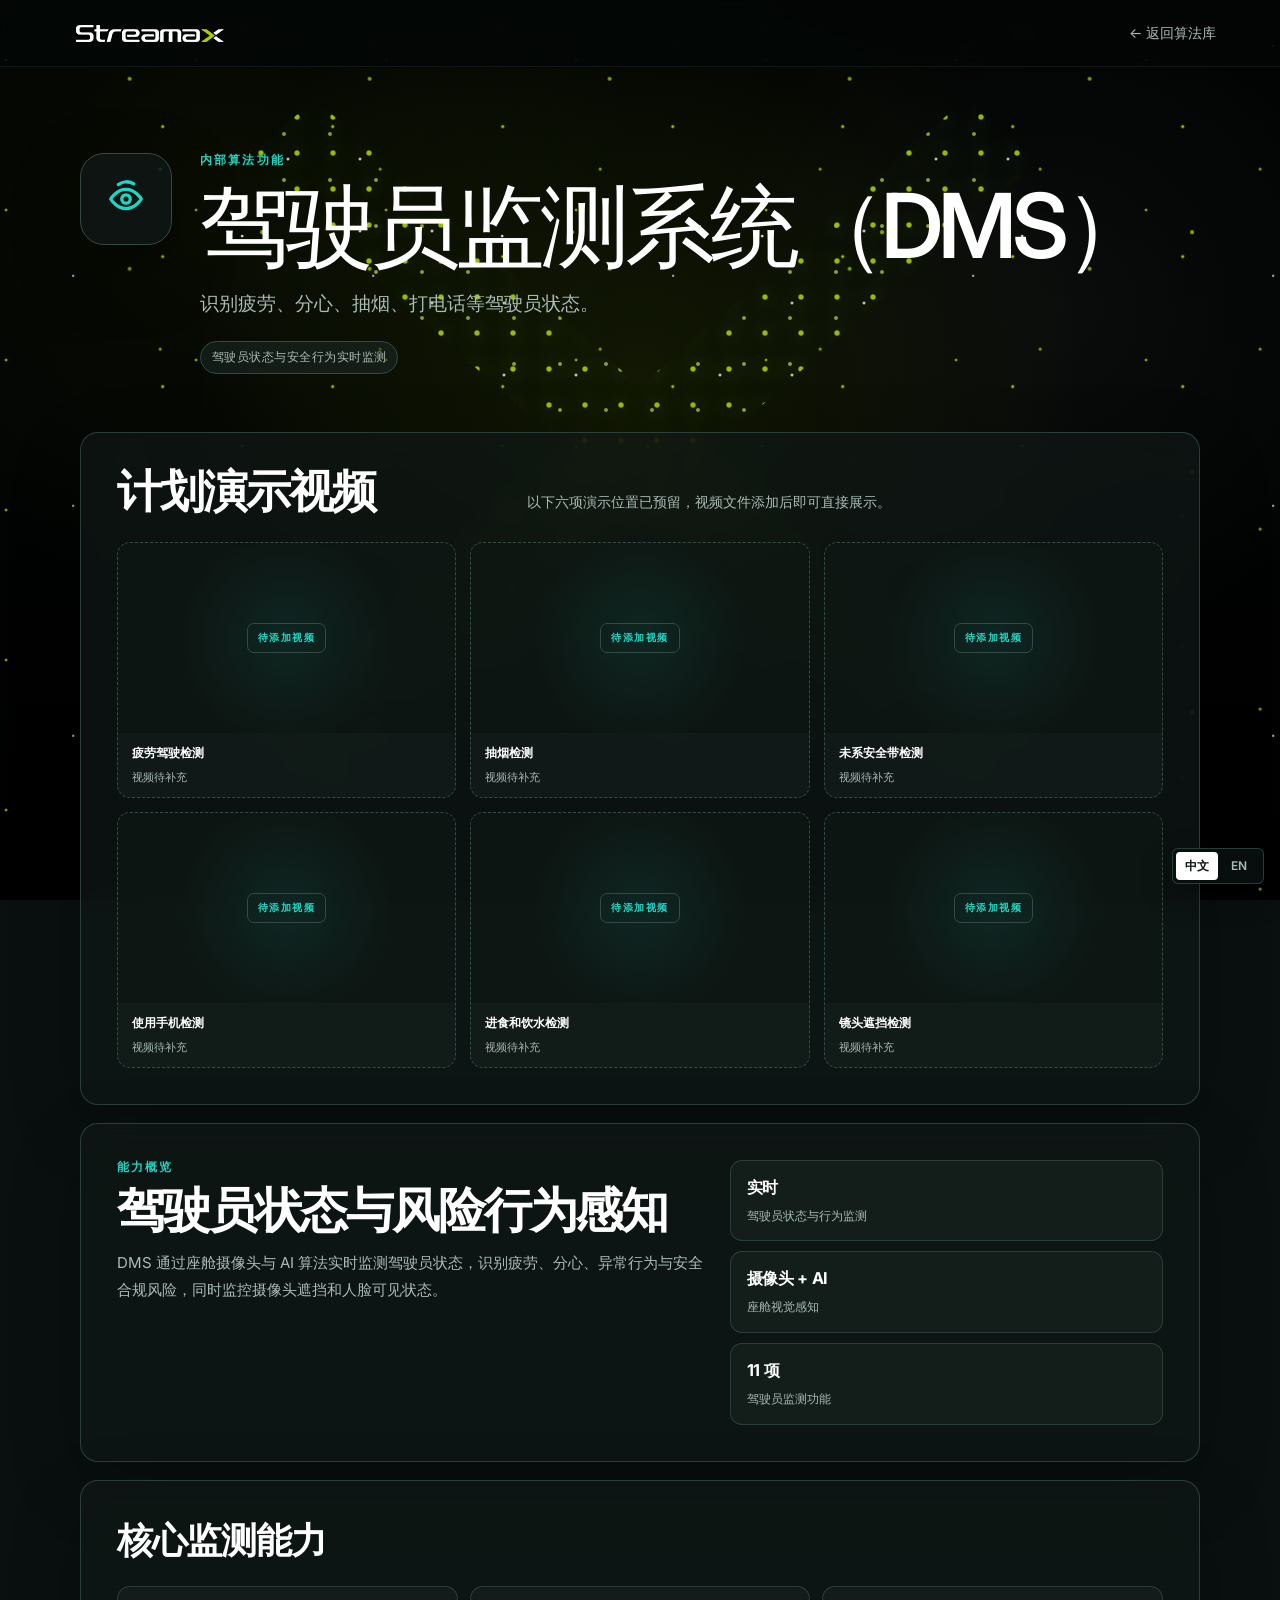
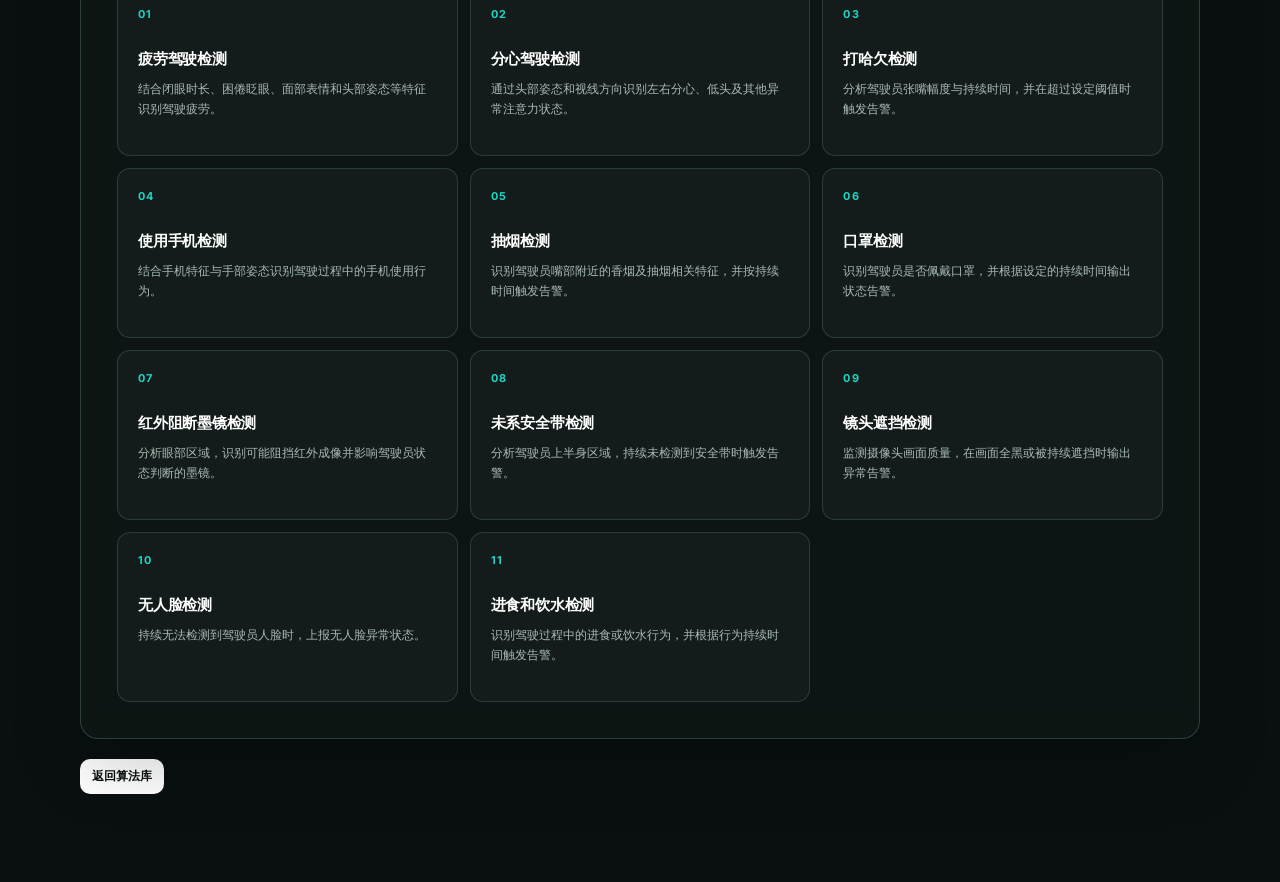
<file: algorithm.html>
<!doctype html>
<html lang="zh-CN">
<head>
  <meta charset="utf-8">
  <meta name="viewport" content="width=device-width, initial-scale=1">
  <title>算法功能 - Streamax</title>
  <link rel="preconnect" href="https://fonts.googleapis.com">
  <link rel="preconnect" href="https://fonts.gstatic.com" crossorigin>
  <link href="https://fonts.googleapis.com/css2?family=Inter:wght@400;500;600;700&display=swap" rel="stylesheet">
  <style>
    :root { --background: 168 26% 5%; --foreground: 0 0% 100%; --card: 170 20% 8%; --secondary: 165 18% 14%; --muted-foreground: 164 11% 70%; --border: 164 18% 25%; --ring: 174 76% 48%; --font: 'Inter', 'Microsoft YaHei', 'PingFang SC', sans-serif; }
    * { box-sizing: border-box; margin: 0; padding: 0; }
    html { min-height: 100%; background: hsl(var(--background)); }
    body { min-height: 100vh; overflow-x: hidden; color: hsl(var(--foreground)); font-family: var(--font); background: linear-gradient(rgba(255,255,255,.018) 1px, transparent 1px), linear-gradient(90deg, rgba(255,255,255,.014) 1px, transparent 1px), radial-gradient(circle at 50% -10%, rgba(47,228,202,.2), transparent 34rem), linear-gradient(145deg, #030706 0%, #071411 42%, #050807 100%); background-size: 42px 42px, 42px 42px, auto, auto; background-attachment: fixed; -webkit-font-smoothing: antialiased; }
    a { color: inherit; text-decoration: none; }
    h1, h2, h3 { text-wrap: balance; }
    .shell { width: min(1120px, calc(100% - 40px)); margin: 0 auto; }
    .nav-shell { position: sticky; top: 0; z-index: 20; margin-left: calc(50% - 50vw); margin-right: calc(50% - 50vw); border-bottom: 1px solid hsl(var(--border) / .25); background: rgba(3, 7, 6, .82); backdrop-filter: blur(14px); }
    .nav { display: flex; align-items: center; justify-content: space-between; gap: 24px; padding: 16px clamp(24px, 5vw, 72px); }
    .brand-logo { display: block; width: 167px; height: auto; }
    .back-link { color: hsl(var(--muted-foreground)); font-size: .88rem; transition: color .2s ease; }
    .back-link:hover, .back-link:focus-visible { color: hsl(var(--foreground)); }
    .hero { display: grid; grid-template-columns: auto minmax(0, 1fr); gap: 28px; align-items: start; padding: 86px 0 46px; }
    .hero-icon { display: grid; width: 92px; height: 92px; place-items: center; border: 1px solid hsl(var(--border)); border-radius: 24px; background: hsl(var(--card) / .78); color: hsl(var(--ring)); box-shadow: 0 24px 70px rgba(0,0,0,.28); }
    .hero-icon svg { width: 46px; height: 46px; }
    .eyebrow { margin-bottom: 14px; color: hsl(var(--ring)); font-size: .74rem; font-weight: 700; letter-spacing: .18em; text-transform: uppercase; }
    h1 { margin-bottom: 18px; font-size: clamp(3rem, 7vw, 6.1rem); line-height: .96; font-weight: 560; letter-spacing: -.055em; }
    h1.long-title { max-width: none; white-space: nowrap; font-size: clamp(2.15rem, 4.25vw, 4.2rem); line-height: 1.02; letter-spacing: -.045em; }
    .lead { max-width: 780px; color: hsl(var(--muted-foreground)); font-size: clamp(1rem, 1.6vw, 1.16rem); line-height: 1.75; }
    .status { display: inline-flex; margin-top: 22px; padding: 8px 11px; border: 1px solid hsl(var(--border)); border-radius: 999px; color: hsl(var(--muted-foreground)); background: hsl(var(--secondary) / .55); font-size: .72rem; letter-spacing: .04em; }
    .content { padding: 12px 0 88px; }
    .rich-detail[hidden], .generic-panel[hidden] { display: none; }
    .rich-detail { display: grid; gap: 18px; }
    .panel { padding: clamp(24px, 4vw, 36px); border: 1px solid hsl(var(--border) / .8); border-radius: 18px; background: hsl(var(--card) / .72); box-shadow: 0 24px 70px rgba(0,0,0,.22); backdrop-filter: blur(14px); }
    .panel-head { display: grid; grid-template-columns: minmax(0, .75fr) minmax(280px, 1.25fr); gap: 28px; align-items: end; margin-bottom: 28px; }
    .panel-head h2 { font-size: clamp(1.7rem, 4vw, 2.8rem); line-height: 1; letter-spacing: -.045em; }
    .panel-head p { color: hsl(var(--muted-foreground)); font-size: .9rem; line-height: 1.7; }
    .roadmap-grid { display: grid; grid-template-columns: repeat(3, minmax(0, 1fr)); gap: 12px; }
    .roadmap-card { min-height: 150px; padding: 18px; border: 1px dashed hsl(var(--border)); border-radius: 12px; background: hsl(var(--secondary) / .38); }
    .roadmap-card strong { display: block; margin-bottom: 26px; font-size: .94rem; }
    .roadmap-card span { color: hsl(var(--muted-foreground)); font-size: .75rem; }
    .algorithm-video-grid { display: grid; grid-template-columns: repeat(auto-fit, minmax(260px, 1fr)); gap: 14px; }
    .algorithm-video-grid.four-up { grid-template-columns: repeat(2, minmax(0, 1fr)); }
    .algorithm-video-card { overflow: hidden; border: 1px solid hsl(var(--border) / .76); border-radius: 13px; background: hsl(var(--secondary) / .45); }
    .algorithm-video-card video { display: block; width: 100%; aspect-ratio: 16 / 9; background: #000; object-fit: cover; }
    .algorithm-video-card figcaption { padding: 12px 14px; color: hsl(var(--foreground)); font-size: .78rem; font-weight: 600; }
    .algorithm-video-placeholder { overflow: hidden; border: 1px dashed hsl(var(--border)); border-radius: 13px; background: hsl(var(--secondary) / .34); }
    .placeholder-visual { display: grid; aspect-ratio: 16 / 9; place-items: center; background: radial-gradient(circle at 50% 50%, hsl(var(--ring) / .09), transparent 55%), hsl(var(--background) / .46); }
    .placeholder-visual span { padding: 7px 10px; border: 1px solid hsl(var(--border)); border-radius: 7px; color: hsl(var(--ring)); font-size: .65rem; font-weight: 700; letter-spacing: .14em; }
    .placeholder-copy { padding: 12px 14px; }
    .placeholder-copy strong { display: block; margin-bottom: 3px; font-size: .78rem; }
    .placeholder-copy small { color: hsl(var(--muted-foreground)); font-size: .68rem; }
    .overview-grid { display: grid; grid-template-columns: minmax(0, 1.15fr) minmax(300px, .85fr); gap: 26px; align-items: start; }
    .overview-copy .eyebrow { margin-bottom: 10px; }
    .overview-copy h2 { margin-bottom: 16px; font-size: clamp(1.8rem, 4vw, 3rem); line-height: 1; letter-spacing: -.045em; }
    .overview-copy p { color: hsl(var(--muted-foreground)); font-size: .94rem; line-height: 1.78; }
    .metric-grid { display: grid; gap: 10px; }
    .metric-card { padding: 16px; border: 1px solid hsl(var(--border) / .72); border-radius: 12px; background: hsl(var(--secondary) / .46); }
    .metric-card strong { display: block; margin-bottom: 5px; color: hsl(var(--foreground)); font-size: 1.02rem; letter-spacing: -.02em; }
    .metric-card span { color: hsl(var(--muted-foreground)); font-size: .72rem; line-height: 1.45; }
    .capability-title { margin-bottom: 20px; font-size: clamp(1.5rem, 3vw, 2.25rem); letter-spacing: -.035em; }
    .capability-grid { display: grid; grid-template-columns: repeat(2, minmax(0, 1fr)); gap: 12px; }
    .capability-grid.dense { grid-template-columns: repeat(3, minmax(0, 1fr)); }
    .capability-card { min-height: 170px; padding: 20px; border: 1px solid hsl(var(--border) / .72); border-radius: 13px; background: hsl(var(--secondary) / .42); }
    .capability-number { display: block; margin-bottom: 28px; color: hsl(var(--ring)); font-size: .68rem; font-weight: 700; letter-spacing: .12em; }
    .capability-card h3 { margin-bottom: 9px; font-size: .96rem; letter-spacing: -.015em; }
    .capability-card p { color: hsl(var(--muted-foreground)); font-size: .78rem; line-height: 1.62; }
    .algorithm-regulation-modal[hidden] { display: none; }
    .metric-card-action { position: relative; width: 100%; padding-right: 58px; color: hsl(var(--foreground)); text-align: left; font: inherit; cursor: pointer; transition: transform .2s ease, border-color .2s ease, background-color .2s ease; }
    .metric-card-action:hover, .metric-card-action:focus-visible { transform: translateX(3px); border-color: hsl(var(--ring) / .6); background: hsl(var(--ring) / .08); outline: none; }
    .metric-card-action-icon { position: absolute; top: 50%; right: 16px; display: grid; width: 34px; height: 34px; place-items: center; border-radius: 9px; background: hsl(var(--background) / .68); color: hsl(var(--ring)); transform: translateY(-50%); }
    .metric-card-action-icon svg { width: 18px; height: 18px; }
    .algorithm-regulation-modal { position: fixed; inset: 0; z-index: 80; display: grid; place-items: center; padding: 24px; }
    .algorithm-regulation-backdrop { position: absolute; inset: 0; background: rgba(0, 3, 2, .48); backdrop-filter: blur(10px) saturate(.95); animation: regulationBackdropIn .22s ease both; }
    .algorithm-regulation-dialog { position: relative; width: min(1080px, 100%); max-height: calc(100vh - 48px); overflow-y: auto; padding: clamp(22px, 3.2vw, 36px); border: 1px solid hsl(var(--border) / .92); border-radius: 20px; background: radial-gradient(circle at 18% 0%, hsl(var(--ring) / .08), transparent 24rem), linear-gradient(180deg, rgba(6,14,10,.985), rgba(1,5,3,.985)); box-shadow: 0 38px 120px rgba(0,0,0,.72), 0 0 46px hsl(var(--ring) / .07); outline: none; animation: regulationDialogIn .3s cubic-bezier(.2,.82,.26,1) both; }
    .algorithm-regulation-dialog::before { content: ''; position: absolute; inset: 0; z-index: 0; pointer-events: none; background: radial-gradient(circle, rgba(185,235,0,.7) 0 1px, transparent 1.8px) 7% 8% / 170px 130px, radial-gradient(circle, rgba(255,255,230,.64) 0 .9px, transparent 1.6px) 11% 19% / 260px 210px; opacity: .28; }
    .algorithm-regulation-dialog > * { position: relative; z-index: 1; }
    .algorithm-regulation-head { display: flex; align-items: flex-start; justify-content: space-between; gap: 24px; margin-bottom: 24px; }
    .algorithm-regulation-kicker { display: block; margin-bottom: 7px; color: hsl(var(--ring)); font-size: .7rem; font-weight: 700; letter-spacing: .16em; text-transform: uppercase; }
    .algorithm-regulation-head h2 { margin-bottom: 7px; font-size: clamp(1.7rem, 4vw, 2.55rem); line-height: 1; letter-spacing: -.04em; }
    .algorithm-regulation-close { display: grid; flex: 0 0 auto; width: 40px; height: 40px; place-items: center; border: 1px solid hsl(var(--border)); border-radius: 10px; background: hsl(var(--secondary) / .72); color: hsl(var(--foreground)); cursor: pointer; }
    .algorithm-regulation-close:hover, .algorithm-regulation-close:focus-visible { border-color: hsl(var(--ring) / .65); outline: none; }
    .algorithm-regulation-close svg { width: 18px; height: 18px; }
    .algorithm-regulation-gallery { display: grid; grid-template-columns: minmax(0, 1.55fr) minmax(270px, .72fr); gap: 18px; align-items: start; }
    .algorithm-regulation-player-shell { overflow: hidden; border: 1px solid hsl(var(--border) / .82); border-radius: 14px; background: #000; }
    .algorithm-regulation-player { display: block; width: 100%; aspect-ratio: 16 / 9; background: #000; object-fit: contain; }
    .algorithm-regulation-caption { display: flex; align-items: center; justify-content: space-between; gap: 16px; padding: 14px 16px; background: hsl(var(--secondary) / .62); }
    .algorithm-regulation-caption strong { font-size: .88rem; }
    .algorithm-regulation-caption span { flex: 0 0 auto; color: hsl(var(--muted-foreground)); font-size: .7rem; }
    .algorithm-regulation-playlist { padding: 14px; border: 1px solid hsl(var(--border) / .75); border-radius: 14px; background: hsl(var(--secondary) / .44); }
    .algorithm-regulation-playlist-head { display: flex; justify-content: space-between; gap: 12px; margin-bottom: 11px; color: hsl(var(--muted-foreground)); font-size: .72rem; }
    .algorithm-regulation-list { display: grid; gap: 8px; max-height: 440px; overflow-y: auto; padding-right: 3px; }
    .algorithm-regulation-option { display: grid; width: 100%; grid-template-columns: 34px minmax(0,1fr); gap: 11px; align-items: center; padding: 10px; border: 1px solid transparent; border-radius: 10px; background: hsl(var(--background) / .38); color: hsl(var(--foreground)); text-align: left; font: inherit; cursor: pointer; transition: border-color .18s ease, background-color .18s ease, transform .18s ease; }
    .algorithm-regulation-option:hover, .algorithm-regulation-option:focus-visible { transform: translateX(2px); border-color: hsl(var(--border)); background: hsl(var(--secondary) / .75); outline: none; }
    .algorithm-regulation-option.active { border-color: hsl(var(--ring) / .6); background: hsl(var(--ring) / .1); }
    .algorithm-regulation-index { display: grid; width: 34px; height: 34px; place-items: center; border-radius: 8px; background: hsl(var(--background) / .72); color: hsl(var(--ring)); font-size: .68rem; font-weight: 700; }
    .algorithm-regulation-option strong { overflow: hidden; font-size: .76rem; line-height: 1.4; text-overflow: ellipsis; }
    body.algorithm-regulation-open { overflow: hidden; }
    @keyframes regulationBackdropIn { from { opacity: 0; } to { opacity: 1; } }
    @keyframes regulationDialogIn { from { opacity: 0; transform: translateY(16px) scale(.97); } to { opacity: 1; transform: translateY(0) scale(1); } }
    .cta { display: inline-flex; margin-top: 22px; padding: 12px 16px; border-radius: 10px; background: hsl(var(--foreground)); color: hsl(var(--background)); font-size: .86rem; font-weight: 700; }
    .rich-detail > .cta { justify-self: start; width: auto; margin-top: 2px; padding: 9px 12px; font-size: .76rem; }
    @media (max-width: 980px) { .capability-grid.dense { grid-template-columns: repeat(2, minmax(0, 1fr)); } }
    @media (max-width: 760px) { .shell { width: min(100% - 28px, 680px); } .brand-logo { width: 132px; } .hero { grid-template-columns: 1fr; padding-top: 58px; } .hero-icon { width: 72px; height: 72px; border-radius: 18px; } .hero-icon svg { width: 36px; height: 36px; } h1.long-title { white-space: normal; font-size: clamp(2.15rem, 10vw, 3.35rem); } .panel-head, .roadmap-grid, .overview-grid, .capability-grid, .capability-grid.dense, .algorithm-regulation-gallery, .algorithm-video-grid.four-up { grid-template-columns: 1fr; } .algorithm-regulation-modal { padding: 14px; } .algorithm-regulation-dialog { max-height: calc(100vh - 28px); padding: 20px; } .algorithm-regulation-list { max-height: 250px; } .roadmap-card { min-height: 122px; } .capability-card { min-height: 148px; } }
  </style>
  <link rel="stylesheet" href="detail-background.css?v=20260702-3">
</head>
<body>
  <div class="shell">
    <div class="nav-shell">
      <nav class="nav">
        <a href="dididi.html#flywheel"><img class="brand-logo" src="assets/streamax-logo.png" alt="Streamax"></a>
        <a class="back-link" id="libraryBack" href="detail.html?topic=vehicle-ai-algorithm">← 返回算法库</a>
      </nav>
    </div>
    <header class="hero">
      <div class="hero-icon" id="algorithmIcon"></div>
      <div>
        <div class="eyebrow" id="algorithmGroup">算法功能</div>
        <h1 id="algorithmName">算法功能</h1>
        <p class="lead" id="algorithmSummary"></p>
        <span class="status" id="algorithmStatus">专属功能页面 · 内容框架已就绪</span>
      </div>
    </header>
    <main class="content">
      <div class="rich-detail" id="richDetail" hidden>
        <section class="panel" id="mediaPanel">
          <div class="panel-head"><h2 id="mediaTitle"></h2><p id="mediaSummary"></p></div>
          <div class="algorithm-video-grid" id="algorithmVideoGrid"></div>
        </section>
        <section class="panel overview-grid">
          <div class="overview-copy"><div class="eyebrow" id="overviewKicker"></div><h2 id="overviewTitle"></h2><p id="overviewText"></p></div>
          <div class="metric-grid" id="algorithmMetricGrid"></div>
        </section>
        <section class="panel">
          <h2 class="capability-title" id="capabilityTitle"></h2>
          <div class="capability-grid" id="capabilityGrid"></div>
        </section>
        <a class="cta" id="richLibraryCta" href="detail.html?topic=vehicle-ai-algorithm">返回算法库</a>
      </div>
      <section class="panel generic-panel" id="genericPanel">
        <div class="panel-head"><h2 id="structureTitle">页面内容框架</h2><p id="structureSummary">该页面已为后续功能说明、技术资料与演示内容预留结构。</p></div>
        <div class="roadmap-grid" id="roadmapGrid"></div>
        <a class="cta" id="libraryCta" href="detail.html?topic=vehicle-ai-algorithm">返回算法库</a>
      </section>
    </main>
  </div>
  <div class="algorithm-regulation-modal" id="algorithmRegulationModal" hidden>
    <div class="algorithm-regulation-backdrop" data-algorithm-regulation-close></div>
    <section class="algorithm-regulation-dialog" role="dialog" aria-modal="true" aria-labelledby="algorithmRegulationDialogTitle" tabindex="-1">
      <header class="algorithm-regulation-head">
        <div><span class="algorithm-regulation-kicker" id="algorithmRegulationKicker"></span><h2 id="algorithmRegulationDialogTitle"></h2></div>
        <button class="algorithm-regulation-close" type="button" data-algorithm-regulation-close><svg viewBox="0 0 24 24" fill="none" stroke="currentColor" stroke-width="2" stroke-linecap="round"><path d="M6 6l12 12M18 6L6 18"/></svg></button>
      </header>
      <div class="algorithm-regulation-gallery">
        <div class="algorithm-regulation-player-shell"><video class="algorithm-regulation-player" id="algorithmRegulationPlayer" controls playsinline preload="metadata"></video><div class="algorithm-regulation-caption"><strong id="algorithmRegulationCurrentTitle"></strong><span id="algorithmRegulationCurrentIndex"></span></div></div>
        <aside class="algorithm-regulation-playlist"><div class="algorithm-regulation-playlist-head"><span id="algorithmRegulationPlaylistLabel"></span><span id="algorithmRegulationPlaylistCount"></span></div><div class="algorithm-regulation-list" id="algorithmRegulationList"></div></aside>
      </div>
    </section>
  </div>
  <script src="i18n.js?v=20260703-1"></script>
  <script src="algorithm-data.js?v=20260703-9"></script>
  <script src="compliance-videos.js?v=20260703-2"></script>
  <script>
    const LANG = window.StreamaxI18n.getLanguage();
    const library = window.AlgorithmLibrary;
    const requestedId = new URLSearchParams(location.search).get('id') || 'dms';
    const algorithm = library.algorithms[requestedId] || library.algorithms.dms;
    const detail = library.details && library.details[algorithm.id];
    const group = library.groups.find(item => item.id === algorithm.group) || library.groups[0];
    const name = LANG === 'en' ? algorithm.en : algorithm.zh;
    const pageName = detail && (LANG === 'en' ? detail.pageTitleEn : detail.pageTitleZh) || name;
    const summary = LANG === 'en' ? algorithm.summaryEn : algorithm.summaryZh;
    const groupName = LANG === 'en' ? group.en : group.zh;
    const libraryHref = `detail.html?topic=vehicle-ai-algorithm&lang=${LANG}`;
    const roadmap = LANG === 'en'
      ? ['Inputs & Sensors', 'Detection Capabilities', 'Outputs & Events', 'Typical Scenarios', 'Edge Integration', 'Validation & Evidence']
      : ['输入与传感器', '识别能力', '输出与事件', '典型场景', '端侧集成', '验证与依据'];
    document.documentElement.lang = LANG === 'en' ? 'en' : 'zh-CN';
    document.title = `${pageName} - Streamax`;
    document.getElementById('algorithmIcon').innerHTML = library.iconSvg(algorithm.icon);
    document.getElementById('algorithmGroup').textContent = groupName;
    document.getElementById('algorithmName').textContent = pageName;
    document.getElementById('algorithmName').classList.toggle('long-title', pageName.length > 14);
    document.getElementById('algorithmSummary').textContent = summary;
    document.getElementById('libraryBack').href = libraryHref;
    document.getElementById('libraryBack').textContent = LANG === 'en' ? '← Algorithm Library' : '← 返回算法库';
    document.getElementById('libraryCta').href = libraryHref;
    document.getElementById('libraryCta').textContent = LANG === 'en' ? 'Back to Algorithm Library' : '返回算法库';
    document.getElementById('richLibraryCta').href = libraryHref;
    document.getElementById('richLibraryCta').textContent = LANG === 'en' ? 'Back to Algorithm Library' : '返回算法库';

    if (detail) {
      const localized = (item, key) => item[`${key}${LANG === 'en' ? 'En' : 'Zh'}`];
      document.getElementById('algorithmStatus').textContent = localized(detail, 'status');
      document.getElementById('genericPanel').hidden = true;
      document.getElementById('richDetail').hidden = false;
      document.getElementById('overviewKicker').textContent = LANG === 'en' ? 'Capability Overview' : '能力概览';
      document.getElementById('overviewTitle').textContent = localized(detail, 'overviewTitle');
      document.getElementById('overviewText').textContent = localized(detail, 'overview');
      document.getElementById('capabilityTitle').textContent = localized(detail, 'capabilitiesTitle');
      const regulationVideos = detail.regulationKey ? Array.from((window.ComplianceVideoLibrary || {})[detail.regulationKey] || []) : [];
      const mediaPanel = document.getElementById('mediaPanel');
      const videos = detail.videos || [];
      const plannedVideos = detail.plannedVideos || [];
      if (videos.length || plannedVideos.length) {
        mediaPanel.hidden = false;
        document.getElementById('mediaTitle').textContent = localized(detail, 'mediaTitle');
        document.getElementById('mediaSummary').textContent = localized(detail, 'mediaSummary');
      } else {
        mediaPanel.hidden = true;
      }
      const renderedVideos = videos.map(video => {
        const videoTitle = LANG === 'en' ? video.en : video.zh;
        return `<figure class="algorithm-video-card"><video controls autoplay muted loop playsinline preload="auto" aria-label="${videoTitle}"><source src="${video.src}" type="video/mp4"></video><figcaption>${videoTitle}</figcaption></figure>`;
      });
      const renderedPlaceholders = plannedVideos.map(video => {
        const videoTitle = LANG === 'en' ? video.en : video.zh;
        const pendingLabel = LANG === 'en' ? 'VIDEO PENDING' : '待添加视频';
        const helper = LANG === 'en' ? 'Video to be added' : '视频待补充';
        return `<article class="algorithm-video-placeholder"><div class="placeholder-visual"><span>${pendingLabel}</span></div><div class="placeholder-copy"><strong>${videoTitle}</strong><small>${helper}</small></div></article>`;
      });
      document.getElementById('algorithmVideoGrid').classList.toggle('four-up', videos.length + plannedVideos.length === 4);
      document.getElementById('algorithmVideoGrid').innerHTML = renderedVideos.concat(renderedPlaceholders).join('');
      document.getElementById('algorithmMetricGrid').innerHTML = detail.metrics.map(metric => {
        const content = `<strong>${localized(metric, 'value')}</strong><span>${localized(metric, 'label')}</span>`;
        if (metric.opensRegulation && regulationVideos.length) {
          const ariaLabel = LANG === 'en' ? 'Open combined BSW regulation test videos' : '打开合并的 BSW 法规测试视频';
          return `<button class="metric-card metric-card-action" type="button" data-algorithm-regulation-open aria-label="${ariaLabel}">${content}<span class="metric-card-action-icon" aria-hidden="true"><svg viewBox="0 0 24 24" fill="none" stroke="currentColor" stroke-width="1.8" stroke-linecap="round" stroke-linejoin="round"><rect x="3" y="4" width="18" height="16" rx="2"/><path d="M10 9l5 3-5 3V9z"/></svg></span></button>`;
        }
        return `<article class="metric-card">${content}</article>`;
      }).join('');
      const regulationTrigger = document.querySelector('[data-algorithm-regulation-open]');
      if (regulationTrigger) initAlgorithmRegulationGallery(regulationVideos, localized(detail, 'regulationTitle'), regulationTrigger);
      document.getElementById('capabilityGrid').classList.toggle('dense', detail.capabilities.length > 6);
      document.getElementById('capabilityGrid').innerHTML = detail.capabilities.map((capability, index) => `<article class="capability-card"><span class="capability-number">${String(index + 1).padStart(2, '0')}</span><h3>${localized(capability, 'title')}</h3><p>${localized(capability, 'body')}</p></article>`).join('');
    } else {
      document.getElementById('algorithmStatus').textContent = LANG === 'en' ? 'Dedicated function page · Content framework ready' : '专属功能页面 · 内容框架已就绪';
      document.getElementById('structureTitle').textContent = LANG === 'en' ? 'Planned Page Structure' : '页面内容框架';
      document.getElementById('structureSummary').textContent = LANG === 'en' ? 'The structure is ready for future functional explanations, technical material, and demonstration media.' : '该页面已为后续功能说明、技术资料与演示内容预留结构。';
      document.getElementById('roadmapGrid').innerHTML = roadmap.map(item => `<article class="roadmap-card"><strong>${item}</strong><span>${LANG === 'en' ? 'Content planned' : '内容待补充'}</span></article>`).join('');
    }

    function initAlgorithmRegulationGallery(videos, galleryTitle, launch) {
      const modal = document.getElementById('algorithmRegulationModal');
      const dialog = modal.querySelector('.algorithm-regulation-dialog');
      const player = document.getElementById('algorithmRegulationPlayer');
      const list = document.getElementById('algorithmRegulationList');
      const currentTitle = document.getElementById('algorithmRegulationCurrentTitle');
      const currentIndex = document.getElementById('algorithmRegulationCurrentIndex');
      const closeButton = modal.querySelector('.algorithm-regulation-close');
      let previousFocus = null;
      const videoName = video => LANG === 'en' ? video.en : video.zh;

      document.getElementById('algorithmRegulationKicker').textContent = LANG === 'en' ? 'Regulation Test Videos' : '法规测试视频';
      document.getElementById('algorithmRegulationDialogTitle').textContent = galleryTitle;
      document.getElementById('algorithmRegulationPlaylistLabel').textContent = LANG === 'en' ? 'Video playlist' : '视频列表';
      document.getElementById('algorithmRegulationPlaylistCount').textContent = LANG === 'en' ? `${videos.length} videos` : `${videos.length} 个视频`;
      closeButton.setAttribute('aria-label', LANG === 'en' ? 'Close BSW regulation videos' : '关闭 BSW 法规测试视频');

      function selectVideo(index, shouldPlay) {
        const video = videos[index];
        if (!video) return;
        player.pause();
        player.src = video.src;
        player.load();
        currentTitle.textContent = videoName(video);
        currentIndex.textContent = `${String(index + 1).padStart(2, '0')} / ${String(videos.length).padStart(2, '0')}`;
        list.querySelectorAll('.algorithm-regulation-option').forEach((button, buttonIndex) => {
          const active = buttonIndex === index;
          button.classList.toggle('active', active);
          button.setAttribute('aria-current', active ? 'true' : 'false');
        });
        if (shouldPlay) player.play().catch(() => {});
      }

      videos.forEach((video, index) => {
        const button = document.createElement('button');
        button.type = 'button';
        button.className = 'algorithm-regulation-option';
        button.setAttribute('aria-label', `${LANG === 'en' ? 'Play' : '播放'} ${videoName(video)}`);
        button.innerHTML = `<span class="algorithm-regulation-index">${String(index + 1).padStart(2, '0')}</span><strong>${videoName(video)}</strong>`;
        button.addEventListener('click', () => selectVideo(index, true));
        list.appendChild(button);
      });

      function openGallery() {
        previousFocus = document.activeElement;
        modal.hidden = false;
        document.body.classList.add('algorithm-regulation-open');
        selectVideo(0, false);
        dialog.focus();
      }

      function closeGallery() {
        player.pause();
        player.removeAttribute('src');
        player.load();
        modal.hidden = true;
        document.body.classList.remove('algorithm-regulation-open');
        if (previousFocus && typeof previousFocus.focus === 'function') previousFocus.focus();
      }

      launch.addEventListener('click', openGallery);
      modal.querySelectorAll('[data-algorithm-regulation-close]').forEach(control => control.addEventListener('click', closeGallery));
      document.addEventListener('keydown', event => {
        if (event.key === 'Escape' && !modal.hidden) closeGallery();
      });
    }
  </script>
</body>
</html>
</file>
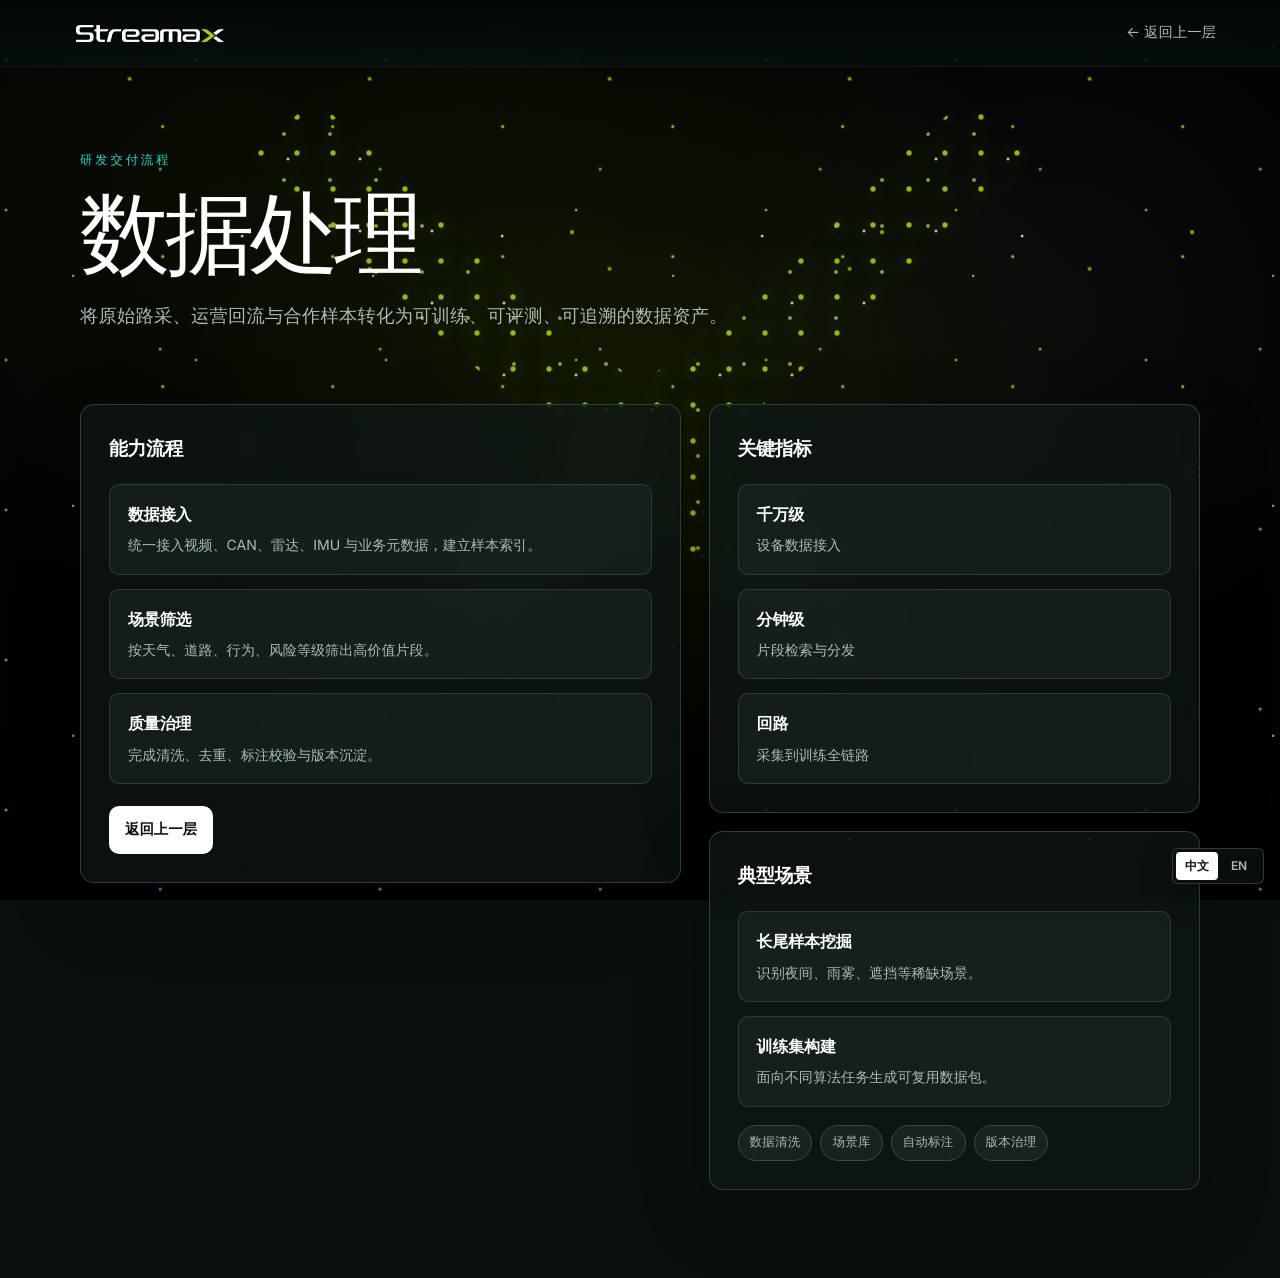
<file: detail.html>
﻿<!doctype html>
<html lang="zh-CN">
<head>
  <meta charset="utf-8" />
  <meta name="viewport" content="width=device-width, initial-scale=1" />
  <title>能力详情 - Streamax</title>
  <link rel="preconnect" href="https://fonts.googleapis.com">
  <link rel="preconnect" href="https://fonts.gstatic.com" crossorigin>
  <link href="https://fonts.googleapis.com/css2?family=Inter:wght@400;500;600;700&display=swap" rel="stylesheet">
  <style>
    :root { --background: 168 26% 5%; --foreground: 0 0% 100%; --card: 170 20% 8%; --secondary: 165 18% 14%; --muted-foreground: 164 11% 70%; --border: 164 18% 25%; --ring: 174 76% 48%; --font-display: 'Inter', 'Microsoft YaHei', 'PingFang SC', 'Noto Sans CJK SC', sans-serif; --font-body: 'Inter', 'Microsoft YaHei', 'PingFang SC', 'Noto Sans CJK SC', sans-serif; }
    * { box-sizing: border-box; margin: 0; padding: 0; }
    html { min-height: 100%; background: hsl(var(--background)); }
    body { min-height: 100vh; overflow-x: hidden; font-family: var(--font-body); font-size: 16px; line-height: 1.65; color: hsl(var(--foreground)); background: linear-gradient(rgba(255,255,255,0.018) 1px, transparent 1px), linear-gradient(90deg, rgba(255,255,255,0.014) 1px, transparent 1px), radial-gradient(circle at 50% -10%, rgba(47, 228, 202, 0.22), transparent 34rem), radial-gradient(circle at 12% 20%, rgba(21, 128, 112, 0.18), transparent 28rem), linear-gradient(145deg, #030706 0%, #071411 36%, #10211d 62%, #050807 100%); background-size: 42px 42px, 42px 42px, auto, auto, auto; background-attachment: fixed; -webkit-font-smoothing: antialiased; text-rendering: geometricPrecision; }
    h1, h2, h3, h4, h5 { font-family: var(--font-display); text-wrap: balance; font-feature-settings: "kern" 1; }
    a { color: inherit; text-decoration: none; }
    .shell { width: min(1120px, calc(100% - 40px)); margin: 0 auto; }
    .nav-shell { position: sticky; top: 0; z-index: 10; margin-left: calc(50% - 50vw); margin-right: calc(50% - 50vw); background: linear-gradient(180deg, rgba(3, 7, 6, 0.9), rgba(7, 20, 17, 0.58)); backdrop-filter: blur(14px); -webkit-backdrop-filter: blur(14px); border-bottom: 1px solid hsl(var(--border) / 0.24); }
    .nav { width: 100%; display: grid; grid-template-columns: auto 1fr auto; align-items: center; gap: 28px; padding: 16px clamp(24px, 5vw, 72px); }
    .brand { display: flex; align-items: center; gap: 10px; font-weight: 700; }
    .brand-logo { display: block; width: 167px; height: auto; object-fit: contain; }
    .detail-nav-links { display: flex; align-items: center; justify-content: center; gap: 10px; font-size: 0.86rem; letter-spacing: 0.02em; }
    .detail-nav-links a { color: hsl(var(--muted-foreground)); transition: color 0.2s ease; white-space: nowrap; }
    .detail-nav-links a:hover { color: hsl(var(--foreground)); }
    .detail-nav-links .dot { color: hsl(var(--muted-foreground)); opacity: 0.5; }
    .back-link { display: inline-flex; align-items: center; gap: 8px; color: hsl(var(--muted-foreground)); font-size: 0.9rem; transition: color 0.2s; }
    .back-link:hover { color: hsl(var(--foreground)); }
    .hero { padding: 84px 0 48px; }
    .eyebrow { color: hsl(var(--ring)); letter-spacing: 0.22em; text-transform: uppercase; font-size: 0.78rem; margin-bottom: 18px; }
    h1 { font-size: clamp(3.4rem, 7vw, 6.4rem); line-height: 0.96; font-weight: 520; letter-spacing: -0.055em; margin-bottom: 24px; }
    .lead { max-width: 780px; color: hsl(var(--muted-foreground)); font-size: clamp(1rem, 1.5vw, 1.14rem); line-height: 1.76; letter-spacing: 0.015em; }
    .vehicle-live { display: none; margin: 0 0 34px; }
    .vehicle-live.active { display: block; }
    .live-grid { display: grid; grid-template-columns: minmax(0, 1.15fr) minmax(320px, 0.85fr); gap: 22px; }
    .live-map {
      position: relative; min-height: 420px; overflow: hidden;
      border: 1px solid hsl(var(--border) / 0.75); border-radius: 22px;
      background:
        radial-gradient(circle at 50% 48%, rgba(47, 228, 202, 0.18), transparent 15rem),
        linear-gradient(rgba(255,255,255,0.04) 1px, transparent 1px),
        linear-gradient(90deg, rgba(255,255,255,0.035) 1px, transparent 1px),
        rgba(8, 22, 19, 0.78);
      background-size: auto, 34px 34px, 34px 34px, auto;
      box-shadow: inset 0 0 80px rgba(47, 228, 202, 0.08), 0 28px 80px rgba(0, 0, 0, 0.24);
    }
    .live-map::before {
      content: ""; position: absolute; inset: 9%;
      border: 1px solid rgba(47, 228, 202, 0.26); border-radius: 50%;
      box-shadow: 0 0 0 48px rgba(47, 228, 202, 0.025), 0 0 0 96px rgba(47, 228, 202, 0.015);
      animation: radarPulse 3.6s ease-in-out infinite;
    }
    .live-map::after {
      content: ""; position: absolute; left: 50%; top: 50%; width: 45%; height: 2px;
      transform-origin: left center; background: linear-gradient(90deg, rgba(47, 228, 202, 0.8), transparent);
      animation: radarSweep 5.2s linear infinite;
    }
    .terminal-dot {
      position: absolute; width: 8px; height: 8px; border-radius: 50%;
      background: hsl(var(--ring)); box-shadow: 0 0 18px hsl(var(--ring));
      animation: dotBlink 1.8s ease-in-out infinite;
    }
    .data-stream {
      position: absolute; height: 1px; transform-origin: left center;
      background: linear-gradient(90deg, transparent, rgba(47, 228, 202, 0.9), transparent);
      animation: streamMove 2.6s linear infinite;
      opacity: 0.75;
    }
    .map-title { position: absolute; left: 24px; top: 22px; z-index: 2; }
    .map-title span { display: block; color: hsl(var(--ring)); font-size: 0.72rem; letter-spacing: 0.18em; text-transform: uppercase; margin-bottom: 8px; }
    .map-title strong { display: block; font-size: 1.24rem; font-weight: 760; letter-spacing: -0.02em; }
    .terminal-total { position: absolute; left: 24px; bottom: 24px; z-index: 2; }
    .terminal-total strong { display: block; font-size: clamp(2.4rem, 5vw, 4.8rem); line-height: 0.95; letter-spacing: -0.04em; }
    .terminal-total span { color: hsl(var(--muted-foreground)); font-size: 0.88rem; }
    .live-side { display: grid; gap: 16px; }
    .live-card {
      border: 1px solid hsl(var(--border) / 0.75); border-radius: 18px; padding: 20px;
      background: hsl(var(--card) / 0.76); backdrop-filter: blur(14px);
    }
    .live-card h3 { font-size: 1.08rem; font-weight: 760; letter-spacing: -0.015em; margin-bottom: 14px; }
    .sensor-grid { display: grid; grid-template-columns: repeat(2, 1fr); gap: 12px; }
    .sensor { border-radius: 14px; padding: 14px; background: hsl(var(--secondary) / 0.55); border: 1px solid hsl(var(--border) / 0.5); }
    .sensor strong { display: block; font-size: 1.46rem; font-weight: 780; letter-spacing: -0.035em; margin-bottom: 5px; }
    .sensor span { color: hsl(var(--muted-foreground)); font-size: 0.82rem; line-height: 1.45; }
    .event-feed { display: grid; gap: 10px; max-height: 180px; overflow: hidden; }
    .event-row { display: grid; grid-template-columns: 68px 1fr auto; gap: 10px; align-items: center; padding: 10px 0; border-bottom: 1px solid hsl(var(--border) / 0.35); font-size: 0.82rem; color: hsl(var(--muted-foreground)); }
    .event-row strong { color: hsl(var(--foreground)); font-size: 0.86rem; font-weight: 720; }
    .event-row em { font-style: normal; color: hsl(var(--ring)); }
    .gpu-live { display: none; margin: 0 0 34px; }
    .gpu-live.active { display: block; }
    .gpu-dashboard { display: grid; grid-template-columns: minmax(0, 1.05fr) minmax(340px, 0.95fr); gap: 22px; }
    .gpu-core {
      position: relative; min-height: 430px; overflow: hidden; border-radius: 24px;
      border: 1px solid rgba(47, 228, 202, 0.34);
      background:
        radial-gradient(circle at 50% 50%, rgba(47, 228, 202, 0.24), transparent 13rem),
        radial-gradient(circle at 76% 22%, rgba(64, 128, 255, 0.16), transparent 15rem),
        linear-gradient(135deg, rgba(7, 20, 17, 0.96), rgba(5, 11, 12, 0.82));
      box-shadow: inset 0 0 120px rgba(47, 228, 202, 0.08), 0 34px 90px rgba(0, 0, 0, 0.34);
    }
    .gpu-chip {
      position: absolute; left: 50%; top: 48%; width: 210px; height: 210px; transform: translate(-50%, -50%);
      border-radius: 32px; border: 1px solid rgba(47, 228, 202, 0.64);
      background: linear-gradient(145deg, rgba(47, 228, 202, 0.16), rgba(255, 255, 255, 0.035));
      box-shadow: 0 0 70px rgba(47, 228, 202, 0.25), inset 0 0 36px rgba(47, 228, 202, 0.12);
      display: grid; place-items: center; text-align: center;
    }
    .gpu-chip::before, .gpu-chip::after {
      content: ""; position: absolute; inset: -42px; border: 1px dashed rgba(47, 228, 202, 0.22); border-radius: 42px;
      animation: chipSpin 18s linear infinite;
    }
    .gpu-chip::after { inset: -76px; animation-duration: 28s; animation-direction: reverse; opacity: 0.55; }
    .gpu-chip strong { display: block; font-size: clamp(3rem, 7vw, 5.4rem); line-height: 0.9; letter-spacing: -0.06em; }
    .gpu-chip span { color: hsl(var(--muted-foreground)); font-size: 0.86rem; }
    .gpu-line { position: absolute; height: 1px; width: 160px; background: linear-gradient(90deg, transparent, rgba(47, 228, 202, 0.9), transparent); animation: gpuLine 2.8s linear infinite; }
    .gpu-line:nth-child(2) { left: 8%; top: 22%; transform: rotate(18deg); }
    .gpu-line:nth-child(3) { right: 5%; top: 32%; transform: rotate(-22deg); animation-delay: 0.4s; }
    .gpu-line:nth-child(4) { left: 14%; bottom: 24%; transform: rotate(-12deg); animation-delay: 0.8s; }
    .gpu-line:nth-child(5) { right: 12%; bottom: 18%; transform: rotate(16deg); animation-delay: 1.2s; }
    .gpu-hud { position: absolute; left: 24px; top: 22px; right: 24px; display: flex; justify-content: space-between; gap: 16px; z-index: 2; }
    .gpu-hud span { color: hsl(var(--ring)); font-size: 0.72rem; letter-spacing: 0.18em; text-transform: uppercase; }
    .gpu-hud strong { display: block; margin-top: 6px; font-size: 1rem; }
    .gpu-cards { display: grid; gap: 16px; }
    .gpu-stats { display: grid; grid-template-columns: repeat(2, 1fr); gap: 14px; }
    .gpu-stat, .gpu-panel {
      border: 1px solid hsl(var(--border) / 0.75); border-radius: 18px; padding: 18px;
      background: hsl(var(--card) / 0.76); backdrop-filter: blur(14px);
    }
    .gpu-stat strong { display: block; font-size: 1.86rem; font-weight: 780; letter-spacing: -0.04em; margin-bottom: 5px; }
    .gpu-stat span { color: hsl(var(--muted-foreground)); font-size: 0.82rem; }
    .gpu-panel h3 { font-size: 1.08rem; font-weight: 760; letter-spacing: -0.015em; margin-bottom: 14px; }
    .bar-row { display: grid; gap: 8px; margin-bottom: 14px; }
    .bar-row:last-child { margin-bottom: 0; }
    .bar-meta { display: flex; justify-content: space-between; color: hsl(var(--muted-foreground)); font-size: 0.8rem; }
    .bar-track { height: 8px; border-radius: 999px; background: hsl(var(--secondary) / 0.72); overflow: hidden; }
    .bar-fill { height: 100%; border-radius: inherit; background: linear-gradient(90deg, hsl(var(--ring)), rgba(105, 160, 255, 0.95)); box-shadow: 0 0 18px rgba(47, 228, 202, 0.35); transition: width 0.45s ease; }
    .job-row { display: grid; grid-template-columns: 1fr auto; gap: 10px; padding: 10px 0; border-bottom: 1px solid hsl(var(--border) / 0.35); font-size: 0.82rem; }
    .job-row:last-child { border-bottom: 0; }
    .job-row span { color: hsl(var(--muted-foreground)); }
    .job-row em { color: hsl(var(--ring)); font-style: normal; }
    .product-video { display: none; margin: 0 0 34px; }
    .product-video.active { display: block; }
    .video-stage {
      border: 1px solid hsl(var(--border) / 0.78); border-radius: 24px; padding: 22px;
      background:
        radial-gradient(circle at 18% 0%, rgba(47, 228, 202, 0.16), transparent 28rem),
        radial-gradient(circle at 82% 20%, rgba(68, 86, 255, 0.14), transparent 26rem),
        hsl(var(--card) / 0.74);
      box-shadow: 0 34px 100px rgba(0, 0, 0, 0.32), inset 0 1px 1px rgba(255, 255, 255, 0.04);
      backdrop-filter: blur(14px);
    }
    .video-stage-head { display: flex; align-items: flex-end; justify-content: space-between; gap: 20px; margin-bottom: 18px; }
    .video-stage-head span { display: block; color: hsl(var(--ring)); font-size: 0.72rem; letter-spacing: 0.18em; text-transform: uppercase; margin-bottom: 8px; }
    .video-stage-head h2 { font-size: clamp(1.8rem, 4vw, 3.2rem); line-height: 1; font-weight: 760; letter-spacing: -0.05em; }
    .video-stage-head p { max-width: 460px; color: hsl(var(--muted-foreground)); font-size: 0.94rem; line-height: 1.72; }
    .video-grid { display: grid; grid-template-columns: repeat(2, minmax(0, 1fr)); gap: 16px; }
    .video-card {
      overflow: hidden; border-radius: 18px; border: 1px solid hsl(var(--border) / 0.62);
      background: rgba(0, 0, 0, 0.28); position: relative;
    }
    .video-card video { width: 100%; aspect-ratio: 16 / 9; object-fit: cover; background: #000; }
    .video-caption { display: flex; justify-content: space-between; gap: 12px; padding: 12px 14px 14px; font-size: 0.88rem; line-height: 1.45; }
    .video-caption strong { color: hsl(var(--foreground)); }
    .video-caption span { color: hsl(var(--muted-foreground)); }
    .video-card.unsupported { min-height: 220px; display: grid; align-content: space-between; }
    .video-placeholder {
      display: grid; place-items: center; min-height: 170px; padding: 24px; text-align: center;
      color: hsl(var(--muted-foreground));
      background:
        linear-gradient(135deg, rgba(47, 228, 202, 0.08), transparent),
        hsl(var(--secondary) / 0.42);
    }
    .video-placeholder strong { color: hsl(var(--foreground)); display: block; margin-bottom: 8px; }
    .video-empty {
      border: 1px dashed hsl(var(--border)); border-radius: 18px; padding: 42px 24px; text-align: center;
      color: hsl(var(--muted-foreground)); background: hsl(var(--secondary) / 0.42);
    }
    @keyframes radarSweep { from { transform: rotate(0deg); } to { transform: rotate(360deg); } }
    @keyframes radarPulse { 0%, 100% { opacity: 0.55; transform: scale(0.96); } 50% { opacity: 1; transform: scale(1.02); } }
    @keyframes dotBlink { 0%, 100% { opacity: 0.35; transform: scale(0.7); } 50% { opacity: 1; transform: scale(1.35); } }
    @keyframes streamMove { from { transform: translateX(-10px) scaleX(0.4); opacity: 0; } 35% { opacity: 0.9; } to { transform: translateX(46px) scaleX(1); opacity: 0; } }
    @keyframes chipSpin { to { transform: rotate(360deg); } }
    @keyframes gpuLine { 0% { opacity: 0; filter: blur(2px); } 35% { opacity: 1; filter: blur(0); } 100% { opacity: 0; transform: translateX(42px); } }
    .algorithm-catalog { display: none; margin-top: 24px; padding: 28px; border: 1px solid hsl(var(--border) / 0.8); border-radius: 18px; background: hsl(var(--card) / 0.72); box-shadow: 0 24px 70px rgba(0, 0, 0, 0.22); backdrop-filter: blur(14px); }
    .algorithm-catalog.active { display: block; }
    .catalog-head { display: flex; align-items: flex-end; justify-content: space-between; gap: 24px; margin-bottom: 28px; }
    .catalog-kicker { display: block; margin-bottom: 10px; color: hsl(var(--ring)); font-size: 0.72rem; font-weight: 700; letter-spacing: 0.18em; text-transform: uppercase; }
    .catalog-head h2 { white-space: nowrap; text-wrap: nowrap; font-size: clamp(1.8rem, 4vw, 3rem); line-height: 1; font-weight: 760; letter-spacing: -0.05em; }
    .algorithm-groups { display: grid; gap: 18px; }
    .algorithm-group { padding: 22px; border: 1px solid hsl(var(--border) / 0.65); border-radius: 14px; background: hsl(var(--background) / 0.28); }
    .algorithm-group-head { display: flex; justify-content: space-between; gap: 20px; align-items: flex-start; margin-bottom: 18px; }
    .algorithm-group-head h3 { margin-bottom: 6px; font-size: 1.08rem; font-weight: 760; letter-spacing: -0.02em; }
    .algorithm-group-head p { color: hsl(var(--muted-foreground)); font-size: 0.8rem; line-height: 1.55; }
    .algorithm-count { flex: 0 0 auto; padding: 6px 9px; border: 1px solid hsl(var(--border)); border-radius: 999px; color: hsl(var(--muted-foreground)); font-size: 0.7rem; }
    .algorithm-card-grid { display: grid; grid-template-columns: repeat(auto-fit, minmax(210px, 1fr)); gap: 12px; }
    .algorithm-card { display: flex; min-height: 210px; flex-direction: column; padding: 18px; border: 1px solid hsl(var(--border) / 0.7); border-radius: 12px; background: hsl(var(--secondary) / 0.48); transition: transform 0.2s ease, border-color 0.2s ease, background-color 0.2s ease; }
    .algorithm-card:hover, .algorithm-card:focus-visible { transform: translateY(-4px); border-color: hsl(var(--ring) / 0.65); background: hsl(var(--secondary) / 0.76); outline: none; }
    .algorithm-card-icon { display: grid; width: 46px; height: 46px; place-items: center; margin-bottom: 20px; border: 1px solid hsl(var(--border)); border-radius: 12px; background: hsl(var(--background) / 0.64); color: hsl(var(--ring)); }
    .algorithm-card-icon svg { width: 25px; height: 25px; }
    .algorithm-card h4 { margin-bottom: 8px; font-size: 0.98rem; font-weight: 760; letter-spacing: -0.015em; }
    .algorithm-card p { color: hsl(var(--muted-foreground)); font-size: 0.78rem; line-height: 1.58; }
    .algorithm-card-link { margin-top: auto; padding-top: 18px; color: hsl(var(--ring)); font-size: 0.72rem; font-weight: 700; letter-spacing: 0.04em; }
    .catalog-more { display: grid; grid-template-columns: auto minmax(0, 1fr) auto; gap: 16px; align-items: center; margin-top: 18px; padding: 18px 20px; border: 1px solid hsl(var(--border) / 0.75); border-radius: 14px; background: linear-gradient(90deg, hsl(var(--secondary) / 0.65), hsl(var(--secondary) / 0.38)); }
    .catalog-more-icon { display: grid; width: 44px; height: 44px; place-items: center; border: 1px solid hsl(var(--border)); border-radius: 12px; color: hsl(var(--ring)); background: hsl(var(--background) / 0.6); }
    .catalog-more-icon svg { width: 24px; height: 24px; }
    .catalog-more strong { display: block; margin-bottom: 5px; font-size: 0.92rem; }
    .catalog-more-badge { padding: 8px 11px; border: 1px solid hsl(var(--border)); border-radius: 999px; color: hsl(var(--ring)); font-size: 0.72rem; font-weight: 700; white-space: nowrap; }
    .content { display: grid; grid-template-columns: minmax(0, 1.1fr) minmax(300px, 0.9fr); gap: 28px; padding: 24px 0 88px; }
    .panel { background: hsl(var(--card) / 0.72); border: 1px solid hsl(var(--border) / 0.8); border-radius: 14px; padding: 28px; backdrop-filter: blur(14px); box-shadow: 0 24px 70px rgba(0, 0, 0, 0.22); }
    .panel h2 { font-size: 1.18rem; font-weight: 760; margin-bottom: 20px; letter-spacing: -0.02em; }
    .flow-list, .metric-list, .scenario-list { display: grid; gap: 14px; }
    .flow-item, .metric-item, .scenario-item { border: 1px solid hsl(var(--border) / 0.7); background: hsl(var(--secondary) / 0.55); border-radius: 10px; padding: 16px 18px; }
    .flow-item strong, .metric-item strong, .scenario-item strong { display: block; font-size: 1rem; font-weight: 740; letter-spacing: -0.01em; margin-bottom: 7px; }
    .flow-item span, .metric-item span, .scenario-item span { display: block; color: hsl(var(--muted-foreground)); font-size: 0.88rem; line-height: 1.66; }
    .primary-column, .aside { display: grid; gap: 18px; align-content: start; }
    .compliance-grid { display: grid; grid-template-columns: repeat(2, minmax(0, 1fr)); gap: 12px; }
    .compliance-item { display: grid; min-height: 72px; place-items: center; padding: 16px; border: 1px solid hsl(var(--border) / 0.7); border-radius: 10px; background: hsl(var(--secondary) / 0.55); color: hsl(var(--foreground)); text-align: center; font: inherit; }
    .compliance-item strong { font-size: 1rem; font-weight: 760; letter-spacing: 0.02em; }
    button.compliance-item { width: 100%; grid-template-columns: minmax(0, 1fr) auto; place-items: center stretch; gap: 12px; text-align: left; cursor: pointer; transition: transform 0.2s ease, border-color 0.2s ease, background-color 0.2s ease; }
    button.compliance-item:hover, button.compliance-item:focus-visible { transform: translateY(-3px); border-color: hsl(var(--ring) / 0.68); background: hsl(var(--secondary) / 0.78); outline: none; }
    .compliance-item-copy { display: grid; gap: 3px; }
    .compliance-item-copy small { color: hsl(var(--muted-foreground)); font-size: 0.7rem; }
    .compliance-item-action { display: grid; width: 34px; height: 34px; place-items: center; border: 1px solid hsl(var(--border)); border-radius: 9px; background: hsl(var(--background) / 0.58); color: hsl(var(--ring)); }
    .compliance-item-action svg { width: 16px; height: 16px; }
    .regulation-modal { position: fixed; inset: 0; z-index: 700; display: grid; place-items: center; padding: 24px; }
    .regulation-modal[hidden], .regulation-gallery[hidden], .regulation-video-empty[hidden] { display: none; }
    .regulation-modal-backdrop { position: absolute; inset: 0; background: rgba(0, 4, 2, 0.42); backdrop-filter: blur(9px) brightness(0.68); -webkit-backdrop-filter: blur(9px) brightness(0.68); animation: regulationBackdropIn 0.22s ease-out both; }
    .regulation-dialog { position: relative; isolation: isolate; width: min(1120px, 92vw); max-height: calc(100vh - 48px); overflow-y: auto; padding: clamp(22px, 3.2vw, 36px); border: 1px solid hsl(var(--border) / 0.92); border-radius: 20px; background: radial-gradient(circle at 18% 0%, rgba(178, 224, 0, 0.08), transparent 24rem), linear-gradient(180deg, rgba(6, 14, 10, 0.985), rgba(1, 5, 3, 0.985)); box-shadow: 0 38px 120px rgba(0, 0, 0, 0.72), 0 0 46px rgba(178, 224, 0, 0.07); outline: none; animation: regulationDialogIn 0.3s cubic-bezier(0.2, 0.82, 0.26, 1) both; }
    .regulation-dialog::before { content: ''; position: absolute; inset: 0; z-index: 0; pointer-events: none; background: radial-gradient(circle, rgba(185, 235, 0, 0.7) 0 1px, transparent 1.8px) 7% 8% / 170px 130px, radial-gradient(circle, rgba(255, 255, 230, 0.64) 0 0.9px, transparent 1.6px) 11% 19% / 260px 210px, radial-gradient(circle, rgba(166, 218, 0, 0.48) 0 1.3px, transparent 2.2px) 43% 17% / 310px 240px; opacity: 0.42; }
    .regulation-dialog > * { position: relative; z-index: 1; }
    .regulation-dialog-head { display: flex; align-items: flex-start; justify-content: space-between; gap: 24px; margin-bottom: 24px; }
    .regulation-dialog-kicker { display: block; margin-bottom: 7px; color: hsl(var(--ring)); font-size: 0.7rem; font-weight: 700; letter-spacing: 0.16em; text-transform: uppercase; }
    .regulation-dialog h2 { margin-bottom: 7px; font-size: clamp(1.7rem, 4vw, 2.55rem); line-height: 1; letter-spacing: -0.04em; }
    .regulation-dialog-head p { color: hsl(var(--muted-foreground)); font-size: 0.86rem; }
    .regulation-close { display: grid; flex: 0 0 auto; width: 40px; height: 40px; place-items: center; border: 1px solid hsl(var(--border)); border-radius: 10px; background: hsl(var(--secondary) / 0.72); color: hsl(var(--foreground)); cursor: pointer; }
    .regulation-close:hover, .regulation-close:focus-visible { border-color: hsl(var(--ring) / 0.65); outline: none; }
    .regulation-close svg { width: 18px; height: 18px; }
    .regulation-gallery { display: grid; grid-template-columns: minmax(0, 1.55fr) minmax(270px, 0.72fr); gap: 18px; align-items: start; }
    .regulation-player-shell { overflow: hidden; border: 1px solid hsl(var(--border) / 0.82); border-radius: 14px; background: #000; }
    .regulation-player { display: block; width: 100%; aspect-ratio: 16 / 9; background: #000; object-fit: contain; }
    .regulation-player-caption { display: flex; align-items: center; justify-content: space-between; gap: 16px; padding: 14px 16px; background: hsl(var(--secondary) / 0.62); }
    .regulation-player-caption strong { font-size: 0.88rem; }
    .regulation-player-caption span { flex: 0 0 auto; color: hsl(var(--muted-foreground)); font-size: 0.7rem; }
    .regulation-playlist { padding: 14px; border: 1px solid hsl(var(--border) / 0.75); border-radius: 14px; background: hsl(var(--secondary) / 0.44); }
    .regulation-playlist-head { display: flex; justify-content: space-between; gap: 12px; margin-bottom: 11px; color: hsl(var(--muted-foreground)); font-size: 0.72rem; }
    .regulation-video-list { display: grid; gap: 8px; max-height: 440px; overflow-y: auto; padding-right: 3px; }
    .regulation-video-option { display: grid; width: 100%; grid-template-columns: 34px minmax(0, 1fr); gap: 11px; align-items: center; padding: 10px; border: 1px solid transparent; border-radius: 10px; background: hsl(var(--background) / 0.38); color: hsl(var(--foreground)); text-align: left; font: inherit; cursor: pointer; transition: border-color 0.18s ease, background-color 0.18s ease, transform 0.18s ease; }
    .regulation-video-option:hover, .regulation-video-option:focus-visible { transform: translateX(2px); border-color: hsl(var(--border)); background: hsl(var(--secondary) / 0.75); outline: none; }
    .regulation-video-option.active { border-color: hsl(var(--ring) / 0.6); background: hsl(var(--ring) / 0.1); }
    .regulation-video-index { display: grid; width: 34px; height: 34px; place-items: center; border-radius: 8px; background: hsl(var(--background) / 0.72); color: hsl(var(--ring)); font-size: 0.68rem; font-weight: 700; }
    .regulation-video-option strong { overflow: hidden; font-size: 0.76rem; line-height: 1.4; text-overflow: ellipsis; }
    .regulation-video-empty { display: grid; min-height: 280px; place-items: center; padding: 32px; border: 1px solid hsl(var(--border) / 0.75); border-radius: 14px; background: hsl(var(--secondary) / 0.45); color: hsl(var(--muted-foreground)); text-align: center; }
    body.regulation-modal-open { overflow: hidden; }
    @keyframes regulationBackdropIn { from { opacity: 0; } to { opacity: 1; } }
    @keyframes regulationDialogIn { from { opacity: 0; transform: translateY(16px) scale(0.97); } to { opacity: 1; transform: translateY(0) scale(1); } }
    .tag-row { display: flex; flex-wrap: wrap; gap: 8px; margin-top: 18px; }
    .tag { padding: 7px 11px; border-radius: 999px; border: 1px solid hsl(var(--border)); background: hsl(var(--secondary) / 0.7); color: hsl(var(--muted-foreground)); font-size: 0.78rem; letter-spacing: 0.02em; }
    .cta { display: inline-flex; align-items: center; gap: 8px; margin-top: 22px; padding: 12px 16px; border-radius: 10px; background: hsl(var(--foreground)); color: hsl(var(--background)); font-weight: 700; font-size: 0.9rem; }
    @media (max-width: 1380px) { .detail-nav-links { display: none; } .nav { grid-template-columns: 1fr auto; gap: 16px; } }
    @media (max-width: 900px) { .nav { padding-right: 24px; } }
    @media (max-width: 860px) { .shell { width: min(100% - 28px, 680px); } .nav { padding: 14px 24px; } .brand-logo { width: 132px; } .hero { padding: 58px 0 34px; } .live-grid, .gpu-dashboard, .video-grid { grid-template-columns: 1fr; } .video-stage-head { align-items: flex-start; flex-direction: column; } .live-map, .gpu-core { min-height: 360px; } .gpu-stats { grid-template-columns: 1fr; } .algorithm-catalog { padding: 22px; } .catalog-more { grid-template-columns: auto 1fr; } .catalog-more-badge { grid-column: 2; justify-self: start; } .regulation-modal { padding: 14px; } .regulation-dialog { width: 100%; max-height: calc(100vh - 28px); padding: 20px; } .regulation-gallery { grid-template-columns: 1fr; } .regulation-video-list { max-height: 250px; } .content { grid-template-columns: 1fr; padding-bottom: 60px; } .panel { padding: 22px; } }
    @media (max-width: 480px) { .nav { padding-right: 18px; } .brand-logo { width: 112px; } .back-link { font-size: 0; } .back-link::before { content: "←"; font-size: 1.1rem; } h1 { font-size: clamp(2.7rem, 14vw, 4rem); } .catalog-head h2 { font-size: clamp(1rem, 5.2vw, 1.35rem); letter-spacing: -0.025em; } .catalog-more { grid-template-columns: 1fr; } .catalog-more-badge { grid-column: 1; } }
  </style>
  <link rel="stylesheet" href="detail-background.css?v=20260702-3">
</head>
<body>
  <div class="shell">
    <div class="nav-shell">
      <nav class="nav">
        <a class="brand" href="dididi.html#flywheel"><img class="brand-logo" src="assets/streamax-logo.png" alt="Streamax"></a>
        <div class="detail-nav-links" aria-label="主导航">
          <a href="dididi.html#home-gate" data-en-label="Home">首页</a><span class="dot">·</span>
          <a href="dididi.html#flywheel" data-en-label="AI R&amp;D">AI研发能力全景</a><span class="dot">·</span>
          <a href="dididi.html#kpi" data-en-label="Compute">算力底座</a><span class="dot">·</span>
          <a href="dididi.html#mod1-data" data-en-label="Data">数据基础</a><span class="dot">·</span>
          <a href="dididi.html#mod1-algo" data-en-label="Algorithms">算法能力</a><span class="dot">·</span>
          <a href="dididi.html#mod2" data-en-label="Workflow">研发流程</a><span class="dot">·</span>
          <a href="dididi.html#mod3" data-en-label="Large Model">大模型能力</a><span class="dot">·</span>
          <a href="dididi.html#mod4" data-en-label="Applications">业务落地</a>
        </div>
        <a class="back-link" href="dididi.html" data-return-home>← 返回上一层</a>
      </nav>
    </div>
    <header class="hero"><div class="eyebrow" id="category">Capability</div><h1 id="title">能力详情</h1><p class="lead" id="summary"></p></header>
    <section class="vehicle-live" id="vehicleLive" aria-label="千万级车载终端实时回传数据">
      <div class="live-grid">
        <div class="live-map" id="liveMap">
          <div class="map-title"><span>Live Vehicle Data Mesh</span><strong>千万级车载终端实时回传</strong></div>
          <div class="terminal-total"><strong id="terminalTotal">10,482,736</strong><span>台终端在线采集 · 事件片段持续入湖</span></div>
        </div>
        <div class="live-side">
          <section class="live-card">
            <h3>实时数据吞吐</h3>
            <div class="sensor-grid">
              <div class="sensor"><strong id="eventRate">86,240</strong><span>条事件 / 分钟</span></div>
              <div class="sensor"><strong id="uploadRate">3.8TB</strong><span>有效片段 / 小时</span></div>
              <div class="sensor"><strong>98.7%</strong><span>数据质检通过率</span></div>
              <div class="sensor"><strong>24h</strong><span>全天候回传监控</span></div>
            </div>
          </section>
          <section class="live-card">
            <h3>最新回传事件</h3>
            <div class="event-feed" id="eventFeed"></div>
          </section>
        </div>
      </div>
    </section>
    <section class="gpu-live" id="gpuLive" aria-label="高性能 GPU 卡算力总览">
      <div class="gpu-dashboard">
        <div class="gpu-core">
          <div class="gpu-hud"><div><span>Compute Core</span><strong>训练 / 生成 / 标注一体化算力池</strong></div><div><span>Status</span><strong id="gpuClusterStatus">Healthy</strong></div></div>
          <span class="gpu-line"></span><span class="gpu-line"></span><span class="gpu-line"></span><span class="gpu-line"></span>
          <div class="gpu-chip"><div><strong id="gpuTotal">128</strong><span>高性能 GPU 卡在线纳管</span></div></div>
        </div>
        <div class="gpu-cards">
          <div class="gpu-stats">
            <div class="gpu-stat"><strong id="gpuUsage">76%</strong><span>集群综合利用率</span></div>
            <div class="gpu-stat"><strong id="gpuMemory">82%</strong><span>显存使用水位</span></div>
            <div class="gpu-stat"><strong id="gpuTemp">64°C</strong><span>平均核心温度</span></div>
            <div class="gpu-stat"><strong id="gpuQueue">18</strong><span>训练任务排队</span></div>
          </div>
          <section class="gpu-panel">
            <h3>资源使用状态</h3>
            <div class="bar-row"><div class="bar-meta"><span>模型训练池</span><strong id="trainPct">84%</strong></div><div class="bar-track"><div class="bar-fill" id="trainBar" style="width:84%"></div></div></div>
            <div class="bar-row"><div class="bar-meta"><span>样本生成</span><strong id="aigcPct">68%</strong></div><div class="bar-track"><div class="bar-fill" id="aigcBar" style="width:68%"></div></div></div>
            <div class="bar-row"><div class="bar-meta"><span>自动标注推理</span><strong id="labelPct">57%</strong></div><div class="bar-track"><div class="bar-fill" id="labelBar" style="width:57%"></div></div></div>
          </section>
          <section class="gpu-panel">
            <h3>正在运行的任务</h3>
            <div id="gpuJobs"></div>
          </section>
        </div>
      </div>
    </section>
    <section class="product-video" id="productVideo" aria-label="业务落地运营成果视频">
      <div class="video-stage">
        <div class="video-stage-head">
          <div><span>Operational Proof</span><h2 id="videoTitle">实车运营成果</h2></div>
          <p id="videoSummary">进入页面后自动播放实际运营视频，用真实道路与场景证明产品能力。</p>
        </div>
        <div class="video-grid" id="videoGrid"></div>
      </div>
    </section>
    <section class="algorithm-catalog" id="algorithmCatalog" aria-labelledby="algorithmCatalogTitle">
      <div class="catalog-head">
        <div><span class="catalog-kicker" id="algorithmCatalogKicker">算法目录</span><h2 id="algorithmCatalogTitle">车端算法功能</h2></div>
      </div>
      <div class="algorithm-groups" id="algorithmGroups"></div>
      <div class="catalog-more">
        <span class="catalog-more-icon" aria-hidden="true"><svg viewBox="0 0 24 24" fill="none" stroke="currentColor" stroke-width="1.7" stroke-linecap="round" stroke-linejoin="round"><rect x="3" y="3" width="7" height="7" rx="1.5"/><rect x="14" y="3" width="7" height="7" rx="1.5"/><rect x="3" y="14" width="7" height="7" rx="1.5"/><path d="M17.5 14v7M14 17.5h7"/></svg></span>
        <div><strong id="catalogMoreTitle">更多算法功能</strong></div>
        <span class="catalog-more-badge" id="catalogMoreBadge">72+ 项能力</span>
      </div>
    </section>
    <main class="content">
      <div class="primary-column">
        <section class="panel" id="compliancePanel" hidden><h2 id="complianceTitle">法规合规</h2><div class="compliance-grid" id="complianceList"></div></section>
        <section class="panel"><h2>能力流程</h2><div class="flow-list" id="flow"></div><a class="cta" href="dididi.html" data-return-home>返回上一层</a></section>
      </div>
      <aside class="aside">
        <section class="panel"><h2>关键指标</h2><div class="metric-list" id="metrics"></div></section>
        <section class="panel"><h2>典型场景</h2><div class="scenario-list" id="scenarios"></div><div class="tag-row" id="tags"></div></section>
      </aside>
    </main>
  </div>
  <div class="regulation-modal" id="regulationVideoModal" hidden>
    <div class="regulation-modal-backdrop" data-regulation-close></div>
    <section class="regulation-dialog" role="dialog" aria-modal="true" aria-labelledby="regulationVideoTitle" tabindex="-1">
      <header class="regulation-dialog-head">
        <div>
          <span class="regulation-dialog-kicker" id="regulationVideoKicker">法规测试视频</span>
          <h2 id="regulationVideoTitle">R131-02</h2>
          <p id="regulationVideoDescription">选择测试演示视频进行播放。</p>
        </div>
        <button class="regulation-close" type="button" data-regulation-close aria-label="关闭法规测试视频">
          <svg viewBox="0 0 24 24" fill="none" stroke="currentColor" stroke-width="2" stroke-linecap="round"><path d="M6 6l12 12M18 6L6 18"/></svg>
        </button>
      </header>
      <div class="regulation-gallery" id="regulationVideoGallery">
        <div class="regulation-player-shell">
          <video class="regulation-player" id="regulationVideoPlayer" controls playsinline preload="metadata"></video>
          <div class="regulation-player-caption">
            <strong id="regulationCurrentVideoTitle">测试视频</strong>
            <span id="regulationCurrentVideoIndex">01 / 06</span>
          </div>
        </div>
        <aside class="regulation-playlist" aria-label="法规测试视频列表">
          <div class="regulation-playlist-head"><span id="regulationPlaylistLabel">视频列表</span><span id="regulationVideoCount">6 个视频</span></div>
          <div class="regulation-video-list" id="regulationVideoList"></div>
        </aside>
      </div>
      <div class="regulation-video-empty" id="regulationVideoEmpty" hidden></div>
    </section>
  </div>
  <script src="i18n.js?v=20260703-1"></script>
  <script src="algorithm-data.js?v=20260703-9"></script>
  <script src="compliance-videos.js?v=20260703-2"></script>
  <script>
    const LANG = window.StreamaxI18n.getLanguage();
    const BASE_ZH = {
      'l2-product': ['业务落地与价值', 'L2 舱驾一体化 AEB', '集成座舱监测与自动驾驶辅助的系统级解决方案，实现驾驶员状态感知与紧急制动联动，显著降低事故风险。', ['风险识别|融合驾驶员状态、前向道路和车辆运动状态识别高风险场景。', '舱驾联动|将 DMS 与 AEB、ADAS 联动，形成主动安全回路。', '量产验证|面向客户车型完成联调、标定、测试和交付。'], ['L2|舱驾一体化辅助驾驶', '毫秒级|风险识别与联动', '可量产|面向真实车型集成'], ['疲劳驾驶联动|识别驾驶员异常状态并触发辅助提醒。', '前向碰撞风险|结合车内外信号降低追尾与误触风险。'], ['AEB','DMS','舱驾融合','主动安全']],
      'l4-product': ['业务落地与价值', 'L4 自动驾驶巴士', '面向园区、景区、BRT 等固定路线的 L4 级自动驾驶解决方案，已投入多城市运营，用真实视频展示运营成果。', ['路线感知|融合车辆、道路、信号灯和周边交通参与者信息。', '自动决策|支持红绿灯通行、变道、避障、站点停靠等运营动作。', '安全运营|持续沉淀实车视频、接管记录和运行数据。'], ['L4|固定路线自动驾驶', '多场景|园区、景区、BRT', '运营级|真实道路成果展示'], ['红灯停绿灯行|在真实路口完成交通信号响应。', '拨杆变道与失能控制|展示自动驾驶决策与安全冗余能力。'], ['L4 巴士','实车运营','自动驾驶','安全冗余']],
      'gpu-cards': ['GPU 服务器算力', '高性能 GPU 卡', '自建 GPU 服务器集群统一承载模型训练、样本生成、自动标注和多模态检索推理，向客户展示稳定、可调度、可扩展的算力底座。', ['资源纳管|统一管理 GPU 卡、显存、温度、功耗和节点健康状态。', '任务调度|按训练、生成、标注和检索任务动态分配算力。', '状态监控|实时展示利用率、队列、故障与吞吐，支撑研发资源决策。'], ['128+|高性能 GPU 卡', '76%|集群综合利用率', '24h|全天候训练调度'], ['模型训练|支撑交通场景基础模型预训练与微调。', '样本生成与标注|承载样本补齐、自动标注和批量推理。'], ['GPU 集群','训练调度','显存监控','算力底座']],
      'vehicle-ai-algorithm': ['算法能力', '车端算法库 72+', '覆盖车内安全、车外感知与交通事件识别的车端算法能力，可按车型、终端算力和业务场景组合交付。', ['算法选型|根据 DMS、ADAS、BSW 等业务需求选择算法组合。', '端侧适配|面向摄像头位置、芯片算力、帧率和功耗约束进行模型压缩与部署。', '场景验证|在真实道路、座舱和运营场景中完成效果评估与版本迭代。'], ['72+|车端算法能力', '多场景|车内、车外、交通事件', '端侧|低功耗实时推理'], ['驾驶安全|疲劳、分心、抽烟、打电话等驾驶员状态识别。', '道路感知|前向碰撞、盲区目标、车道与行人车辆检测。'], ['内部算法功能','外部算法功能','端侧 AI','行为分析']],
      'safegpt': ['算法理念', 'safeGPT 人因大脑', '以“理解人、关注人、保护人”为核心，把驾驶员状态、道路环境和车辆行为统一到安全认知引擎中。', ['多源感知|融合人脸、姿态、视线、行为、道路与车辆状态等多维信号。', '风险理解|结合研发工具链理解风险上下文，区分偶发动作、持续风险和紧急事件。', '主动干预|输出预警、提醒、联动制动或运营策略建议，形成安全回路。'], ['人因|驾驶员状态理解', '融合|车内外多维信号', '回路|识别、预警、干预'], ['主动安全预警|识别疲劳、分心、遮挡等风险并触发提醒。', '舱驾联动|将座舱监测结果与 AEB、ADAS 等能力协同。'], ['人因安全','模型认知','风险预警','舱驾融合']],
      'data-processing': ['研发交付流程', '数据处理', '将原始路采、运营回流与合作样本转化为可训练、可评测、可追溯的数据资产。', ['数据接入|统一接入视频、CAN、雷达、IMU 与业务元数据，建立样本索引。', '场景筛选|按天气、道路、行为、风险等级筛出高价值片段。', '质量治理|完成清洗、去重、标注校验与版本沉淀。'], ['千万级|设备数据接入', '分钟级|片段检索与分发', '回路|采集到训练全链路'], ['长尾样本挖掘|识别夜间、雨雾、遮挡等稀缺场景。', '训练集构建|面向不同算法任务生成可复用数据包。'], ['数据清洗','场景库','自动标注','版本治理']],
      'model-training': ['研发交付流程', '模型训练', '面向感知、安全与多模态任务，提供从预训练到微调的弹性训练能力。', ['任务配置|定义数据集、模型结构、损失函数与评测口径。', '训练调度|按资源情况进行单卡、多卡和集群任务调度。', '模型归档|沉淀权重、日志、指标与可复现实验记录。'], ['千卡级|弹性训练资源','多模态|视频、图像、文本融合','可追溯|实验版本管理'], ['算法迭代|支撑 DMS、ADAS、BSD 等模型快速迭代。','垂直模型训练|面向交通场景训练专用基础模型。'], ['预训练','微调','实验管理','模型版本']],
      'model-evaluation': ['研发交付流程', '模型评估', '以自动化评测体系持续衡量模型在真实交通场景中的稳定性、准确率和长尾表现。', ['评测集选择|按任务、场景和版本选择基准数据集。','自动评测|批量生成精度、召回、误报、漏报等指标。','问题回流|将失败样本回流到数据治理与训练环节。'], ['多维|精度、性能、稳定性指标','自动化|版本回归评测','长尾|难例定位与回流'], ['版本准入|判断模型是否满足上线门槛。','问题诊断|定位误检、漏检和场景偏差。'], ['评测集','回归测试','指标看板','难例回流']],
      'software-integration': ['研发交付流程', '软件集成', '把算法能力封装为 SDK、服务或端侧模块，快速集成到车载终端和业务系统。', ['接口封装|沉淀标准化 SDK、API 与模型配置。','端侧适配|适配算力平台、摄像头链路与业务协议。','联调交付|完成性能验证、稳定性测试与上线准备。'], ['SDK|标准化算法封装','端侧|车载终端部署','低风险|灰度与回滚机制'], ['量产集成|接入真实车型与终端设备。','平台联动|与云端配置、运维系统形成回路。'], ['SDK','端侧部署','接口适配','量产交付']],
      'auto-testing': ['研发交付流程', '自动化测试', '通过回归测试、性能验证和稳定性检查，保障算法版本可交付、可上线。', ['测试编排|定义版本、设备、场景与指标门槛。','自动执行|批量运行功能、性能和异常场景测试。','报告输出|生成测试报告并沉淀风险项。'], ['自动化|回归测试执行','稳定性|长时间运行验证','报告化|问题回路追踪'], ['上线前验证|确认版本质量与性能边界。','问题复现|快速复现客户现场异常。'], ['回归测试','性能验证','质量门禁','风险追踪']],
      'deployment': ['研发交付流程', '部署上线', '通过 OTA、灰度发布和版本回滚机制，让算法能力平稳进入真实运营场景。', ['发布计划|定义版本范围、目标设备和灰度节奏。','OTA 下发|按策略完成端侧升级与状态监控。','运营观测|监测效果、异常与用户反馈。'], ['OTA|远程升级','灰度|分批发布','可回滚|上线风险控制'], ['车型升级|按车型、区域、客户分批发布。','风险控制|异常版本快速回退。'], ['OTA','灰度发布','版本管理','运营监控']],
      'ops-feedback': ['研发交付流程', '运营反馈', '从真实运营数据中捕获问题、难例和新需求，驱动下一轮算法和产品迭代。', ['数据回流|采集线上告警、误报、漏报和用户反馈。','难例挖掘|自动发现高价值样本与高频问题。','迭代输入|回流到数据处理、训练与评估环节。'], ['回路|运营到研发回流','难例|持续挖掘','迭代|产品效果提升'], ['现场问题优化|针对客户场景持续修正模型表现。','新增场景发现|从运营数据中发现新风险模式。'], ['数据回流','难例挖掘','运营看板','持续迭代']],
      'vehicle-data': ['数据基础', '车端采集数据', '来自千万级车载终端的真实行驶数据，覆盖复杂路况、天气和驾驶行为。', ['端侧采集|摄像头、雷达、IMU 与车辆状态同步采集。','实时回传|按策略回传关键片段与事件数据。','样本入库|清洗后进入场景库与训练数据池。'], ['千万级|车载终端','多传感器|视频、雷达、IMU','真实|运营道路场景'], ['极端天气|雨雾、夜间、强光等场景。','驾驶行为|疲劳、分心、遮挡等状态样本。'], ['车端数据','多传感器','真实场景','数据回传']],
      'partner-data': ['数据基础', '合作接入数据', '与主机厂、Tier1 和运营平台协作接入量产样本，补齐业务场景与真实标注。', ['合作接入|对齐数据协议、标注规范与合规边界。','样本治理|完成脱敏、筛选、质检与任务归类。','联合评测|面向客户场景进行专项验证。'], ['主机厂|真实量产样本','Tier1|系统级联调数据','合规|数据治理流程'], ['车型适配|面向不同车型的差异化验证。','客户专项|围绕特定行业场景构建样本集。'], ['主机厂','Tier1','联合评测','标注样本']],
      'industry-data': ['数据基础', '行业数据沉淀', '沉淀交通行业长期运营数据与场景知识，形成可复用的行业样本资产。', ['场景分类|按行业、道路、风险与设备类型组织数据。','知识沉淀|沉淀标注规范、评测经验与长尾样本。','复用输出|支持算法训练、产品验证和客户交付。'], ['8 大行业|业务场景覆盖','2000+|场景库沉淀','长期|交通行业积累'], ['出租车与网约车|高频城市道路与乘客行为场景。','货运与公交|复杂路线、长时间运营与安全监管场景。'], ['行业场景','场景库','交通数据','长期沉淀']],
      'sample-generation': ['大模型能力', '样本生成', '按场景条件生成多场景训练样本，缓解长尾样本不足。', ['场景描述|输入目标天气、光照、道路与行为条件。','样本合成|生成多样化图像或片段，补齐稀缺场景。','质量筛选|过滤低质量样本并进入训练数据池。'], ['长尾|稀缺场景补齐','多条件|天气、光照、道路','可训练|进入模型迭代'], ['雨雾夜间|补齐低频极端天气样本。','危险行为|生成遮挡、分心等风险样本。'], ['样本生成','扩散模型','合成数据','长尾样本']],
      'multimodal-search': ['大模型能力', '多模态检索', '通过以文搜图、以图搜图快速定位海量路采数据中的目标场景。', ['语义输入|输入文本、图片或组合条件。','向量检索|在样本库中进行跨模态相似度匹配。','片段定位|输出可标注、可评测、可训练的数据片段。'], ['秒级|目标场景定位','跨模态|文本与图像检索','海量|路采数据索引'], ['找长尾场景|快速搜索“雨天行人横穿”等样本。','找相似问题|用错误样本反查相似片段。'], ['以文搜图','以图搜图','向量检索','语义搜索']],
      'sample-dedup': ['大模型能力', '样本去重', '基于特征嵌入和语义相似度识别冗余帧，提升训练数据的信息密度。', ['特征提取|为图片、视频片段和元数据生成统一特征。','相似聚类|发现重复、近重复和低价值样本。','数据精简|保留代表性样本并生成去重报告。'], ['语义级|相似样本识别','高密度|训练数据优化','可解释|去重依据留痕'], ['路采冗余清理|剔除连续重复帧。','训练集压缩|减少重复样本对训练的干扰。'], ['特征嵌入','语义去重','样本治理','数据压缩']],
      'auto-labeling': ['大模型能力', '自动标注', '预标注结合人工审核微调，提升检测、分割和跟踪任务的标注效率。', ['预标注|模型自动生成框、掩码、轨迹和属性。','人工审核|标注人员修正边界、类别和时序一致性。','质量回收|将修正样本用于下一轮模型训练。'], ['数倍|标注效率提升','多任务|检测、分割、跟踪','可质检|人工审核回路'], ['交通目标|车辆、行人、骑行者与道路事件。','车内状态|驾驶员、乘员与行为状态。'], ['预标注','人工审核','检测','分割','跟踪']],
      'foundation-model': ['大模型能力', '行业感知模型 检测/分割', '面向交通场景训练的行业感知模型，支撑感知算法的核心任务。', ['行业预训练|基于交通场景数据进行基础能力训练。','任务适配|面向检测、分割、实例分割等任务微调。','场景评估|在真实道路与车内场景中验证泛化能力。'], ['垂直领域|交通场景基础模型','多任务|检测、分割、感知','强泛化|复杂场景适配'], ['车外感知|交通参与者、车道与道路事件。','车内感知|驾驶员状态、乘员行为与安全风险。'], ['基础模型','目标检测','语义分割','实例分割']],
      'rag-qa': ['大模型能力', '知识问答系统 RAG', '基于研发知识库的问答系统，帮助团队快速检索规范、文档和评测报告。', ['知识入库|接入标注规范、算法文档、测试报告和客户资料。','语义检索|根据问题召回相关内容片段。','答案生成|结合上下文生成可追溯的研发答案。'], ['RAG|知识增强问答','可追溯|答案引用来源','高效率|研发信息检索'], ['标注规范查询|快速确认类别、边界和质检规则。','问题排查|检索历史评测报告和解决方案。'], ['RAG','知识库','文档检索','研发助手']]
    };
    const BASE = LANG === 'en' ? window.StreamaxI18n.detailTopicsEn : BASE_ZH;
    const topicId = new URLSearchParams(location.search).get('topic') || 'data-processing';
    const topic = BASE[topicId] || BASE['data-processing'];
    const render = (id, rows, cls) => document.getElementById(id).innerHTML = rows.map(row => { const [a,b] = row.split('|'); return `<div class="${cls}"><strong>${a}</strong><span>${b}</span></div>`; }).join('');
    document.title = topic[1] + ' - Streamax';
    document.getElementById('category').textContent = topic[0];
    document.getElementById('title').textContent = topic[1];
    document.getElementById('summary').textContent = topic[2];
    render('flow', topic[3], 'flow-item'); render('metrics', topic[4], 'metric-item'); render('scenarios', topic[5], 'scenario-item');
    document.getElementById('tags').innerHTML = topic[6].map(tag => `<span class="tag">${tag}</span>`).join('');
    if (topicId === 'vehicle-ai-algorithm' && window.AlgorithmLibrary) {
      const catalog = document.getElementById('algorithmCatalog');
      const library = window.AlgorithmLibrary;
      document.getElementById('algorithmCatalogKicker').textContent = LANG === 'en' ? 'Algorithm Catalog' : '算法目录';
      document.getElementById('algorithmCatalogTitle').textContent = LANG === 'en' ? 'On-vehicle Algorithm Functions' : '车端算法功能';
      document.getElementById('catalogMoreTitle').textContent = LANG === 'en' ? 'More Algorithm Functions Available' : '更多算法功能';
      document.getElementById('catalogMoreBadge').textContent = LANG === 'en' ? '72+ capabilities' : '72+ 项能力';
      document.getElementById('algorithmGroups').innerHTML = library.groups.map(group => {
        const items = Object.values(library.algorithms).filter(item => item.group === group.id);
        const groupName = LANG === 'en' ? group.en : group.zh;
        const groupDescription = LANG === 'en' ? group.descriptionEn : group.descriptionZh;
        const countLabel = LANG === 'en' ? `${items.length} functions` : `${items.length} 项功能`;
        const cards = items.map(item => {
          const name = LANG === 'en' ? item.en : item.zh;
          const summary = LANG === 'en' ? item.summaryEn : item.summaryZh;
          const linkLabel = LANG === 'en' ? 'View function →' : '查看功能 →';
          const href = `algorithm.html?id=${encodeURIComponent(item.id)}&lang=${LANG}`;
          return `<a class="algorithm-card" href="${href}" aria-label="${name}"><span class="algorithm-card-icon">${library.iconSvg(item.icon)}</span><h4>${name}</h4><p>${summary}</p><span class="algorithm-card-link">${linkLabel}</span></a>`;
        }).join('');
        return `<section class="algorithm-group"><div class="algorithm-group-head"><div><h3>${groupName}</h3><p>${groupDescription}</p></div><span class="algorithm-count">${countLabel}</span></div><div class="algorithm-card-grid">${cards}</div></section>`;
      }).join('');
      catalog.classList.add('active');
    }

    function initRegulationVideoGallery() {
      const library = window.ComplianceVideoLibrary || {};
      const modal = document.getElementById('regulationVideoModal');
      const dialog = modal.querySelector('.regulation-dialog');
      const player = document.getElementById('regulationVideoPlayer');
      const playerShell = modal.querySelector('.regulation-player-shell');
      const list = document.getElementById('regulationVideoList');
      const gallery = document.getElementById('regulationVideoGallery');
      const empty = document.getElementById('regulationVideoEmpty');
      const playlist = modal.querySelector('.regulation-playlist');
      const title = document.getElementById('regulationVideoTitle');
      const kicker = document.getElementById('regulationVideoKicker');
      const description = document.getElementById('regulationVideoDescription');
      const currentTitle = document.getElementById('regulationCurrentVideoTitle');
      const currentIndex = document.getElementById('regulationCurrentVideoIndex');
      const playlistLabel = document.getElementById('regulationPlaylistLabel');
      const count = document.getElementById('regulationVideoCount');
      const closeButton = modal.querySelector('.regulation-close');
      let videos = [];
      let activeIndex = 0;
      let previousFocus = null;

      const videoName = video => LANG === 'en' ? video.en : video.zh;
      const countLabel = total => LANG === 'en' ? `${total} ${total === 1 ? 'video' : 'videos'}` : `${total} 个视频`;

      function selectVideo(index, shouldPlay) {
        if (!videos[index]) return;
        activeIndex = index;
        player.pause();
        player.src = videos[index].src;
        player.load();
        currentTitle.textContent = videoName(videos[index]);
        currentIndex.textContent = `${String(index + 1).padStart(2, '0')} / ${String(videos.length).padStart(2, '0')}`;
        list.querySelectorAll('.regulation-video-option').forEach((button, buttonIndex) => {
          const isActive = buttonIndex === index;
          button.classList.toggle('active', isActive);
          button.setAttribute('aria-current', isActive ? 'true' : 'false');
        });
        if (shouldPlay) player.play().catch(() => {});
      }

      function renderPlaylist() {
        list.replaceChildren();
        videos.forEach((video, index) => {
          const button = document.createElement('button');
          button.type = 'button';
          button.className = 'regulation-video-option';
          button.setAttribute('aria-label', `${LANG === 'en' ? 'Play' : '播放'} ${videoName(video)}`);
          const number = document.createElement('span');
          number.className = 'regulation-video-index';
          number.textContent = String(index + 1).padStart(2, '0');
          const label = document.createElement('strong');
          label.textContent = videoName(video);
          button.append(number, label);
          button.addEventListener('click', () => selectVideo(index, true));
          list.appendChild(button);
        });
      }

      function openGallery(standard, opener) {
        previousFocus = opener;
        videos = Array.from(library[standard] || []);
        title.textContent = standard;
        kicker.textContent = LANG === 'en' ? 'Regulation Test Videos' : '法规测试视频';
        description.textContent = LANG === 'en' ? 'Select a test demonstration video to play.' : '选择测试演示视频进行播放。';
        playlistLabel.textContent = LANG === 'en' ? 'Video playlist' : '视频列表';
        playlist.setAttribute('aria-label', LANG === 'en' ? 'Regulation test video playlist' : '法规测试视频列表');
        count.textContent = countLabel(videos.length);
        closeButton.setAttribute('aria-label', LANG === 'en' ? 'Close regulation test videos' : '关闭法规测试视频');
        modal.hidden = false;
        document.body.classList.add('regulation-modal-open');
        if (videos.length) {
          gallery.hidden = false;
          empty.hidden = true;
          playerShell.hidden = false;
          renderPlaylist();
          selectVideo(0, false);
        } else {
          gallery.hidden = true;
          empty.hidden = false;
          empty.textContent = LANG === 'en' ? `No videos have been added for ${standard} yet.` : `${standard} 尚未添加视频。`;
        }
        dialog.focus();
      }

      function closeGallery() {
        player.pause();
        player.removeAttribute('src');
        player.load();
        modal.hidden = true;
        document.body.classList.remove('regulation-modal-open');
        if (previousFocus && typeof previousFocus.focus === 'function') previousFocus.focus();
      }

      document.querySelectorAll('[data-regulation-video]').forEach(button => {
        button.addEventListener('click', () => openGallery(button.dataset.regulationVideo, button));
      });
      modal.querySelectorAll('[data-regulation-close]').forEach(control => control.addEventListener('click', closeGallery));
      document.addEventListener('keydown', event => {
        if (event.key === 'Escape' && !modal.hidden) closeGallery();
      });
    }

    if (topicId === 'l2-product') {
      const compliancePanel = document.getElementById('compliancePanel');
      const complianceStandards = ['R131-02', 'R152-02', 'TFL2.5', 'AIS-162'];
      const complianceLibrary = window.ComplianceVideoLibrary || {};
      document.getElementById('complianceTitle').textContent = LANG === 'en' ? 'Regulation Compliance' : '法规合规';
      document.getElementById('complianceList').innerHTML = complianceStandards.map(standard => {
        if (!Object.prototype.hasOwnProperty.call(complianceLibrary, standard)) return `<div class="compliance-item"><strong>${standard}</strong></div>`;
        const total = complianceLibrary[standard].length;
        const videoLabel = LANG === 'en' ? `${total} ${total === 1 ? 'video' : 'videos'}` : `${total} 个视频`;
        const ariaLabel = LANG === 'en' ? `Open ${standard} test videos` : `打开 ${standard} 测试视频`;
        return `<button class="compliance-item" type="button" data-regulation-video="${standard}" aria-label="${ariaLabel}"><span class="compliance-item-copy"><strong>${standard}</strong><small>${videoLabel}</small></span><span class="compliance-item-action" aria-hidden="true"><svg viewBox="0 0 24 24" fill="none" stroke="currentColor" stroke-width="1.8" stroke-linecap="round" stroke-linejoin="round"><rect x="3" y="4" width="18" height="16" rx="2"/><path d="M10 9l5 3-5 3V9z"/></svg></span></button>`;
      }).join('');
      compliancePanel.hidden = false;
      initRegulationVideoGallery();
    }
    if (topicId === 'vehicle-data') {
      const live = document.getElementById('vehicleLive');
      const map = document.getElementById('liveMap');
      const feed = document.getElementById('eventFeed');
      live.classList.add('active');
      const points = [
        [18, 28], [28, 62], [36, 42], [44, 74], [52, 36], [60, 58], [68, 30], [76, 66],
        [22, 48], [33, 78], [47, 52], [58, 24], [72, 46], [84, 54], [64, 76], [40, 22],
        [16, 70], [88, 34], [54, 68], [30, 32], [70, 82], [82, 72]
      ];
      points.forEach(([left, top], index) => {
        const dot = document.createElement('span');
        dot.className = 'terminal-dot';
        dot.style.left = left + '%';
        dot.style.top = top + '%';
        dot.style.animationDelay = (index * 0.16) + 's';
        map.appendChild(dot);
        if (index % 2 === 0) {
          const stream = document.createElement('span');
          stream.className = 'data-stream';
          stream.style.left = left + '%';
          stream.style.top = top + '%';
          stream.style.width = (54 + (index % 5) * 18) + 'px';
          stream.style.transform = `rotate(${(index * 31) % 360}deg)`;
          stream.style.animationDelay = (index * 0.21) + 's';
          map.appendChild(stream);
        }
      });
      const events = LANG === 'en' ? [
        ['Shenzhen', 'DMS fatigue-driving clip', 'Stored'],
        ['Shanghai', 'Pedestrian crossing in rain at night', 'In quality review'],
        ['Wuhan', 'BSD blind-spot target event', 'Uploaded'],
        ['Chengdu', 'Hard braking and forward-collision alert', 'Ingested'],
        ['Beijing', 'Occlusion and distracted-driving sample', 'Tagged'],
        ['Hangzhou', 'Strong glare road clip', 'Stored']
      ] : [
        ['深圳', 'DMS 疲劳驾驶片段', '已入库'],
        ['上海', '雨夜行人横穿样本', '质检中'],
        ['武汉', 'BSD 盲区目标事件', '已回传'],
        ['成都', '急刹与前车碰撞预警', '已入湖'],
        ['北京', '遮挡与分心驾驶样本', '已标记'],
        ['杭州', '强光逆光道路片段', '已入库']
      ];
      feed.innerHTML = events.map(([city, event, status]) => `<div class="event-row"><em>${city}</em><strong>${event}</strong><span>${status}</span></div>`).join('');
      const total = document.getElementById('terminalTotal');
      const eventRate = document.getElementById('eventRate');
      const uploadRate = document.getElementById('uploadRate');
      let tick = 0;
      setInterval(() => {
        tick += 1;
        total.textContent = (10482736 + tick * 37).toLocaleString('en-US');
        eventRate.textContent = (86240 + (tick % 9) * 137).toLocaleString('en-US');
        uploadRate.textContent = (3.6 + (tick % 5) * 0.1).toFixed(1) + 'TB';
        feed.prepend(feed.lastElementChild);
      }, 1800);
    }
    if (topicId === 'gpu-cards') {
      const gpuLive = document.getElementById('gpuLive');
      gpuLive.classList.add('active');
      const jobs = LANG === 'en' ? [
        ['safeGPT-dms-v4.8', 'Training on 32 GPUs'],
        ['sample-generation-rain-night-set', 'Generating on 16 GPUs'],
        ['road-seg-foundation', 'Fine-tuning on 48 GPUs'],
        ['auto-label-batch-0623', 'Inference on 24 GPUs']
      ] : [
        ['safeGPT-dms-v4.8', '32 卡训练中'],
        ['样本生成-rain-night-set', '16 卡生成中'],
        ['road-seg-foundation', '48 卡微调'],
        ['auto-label-batch-0623', '24 卡推理']
      ];
      const jobBox = document.getElementById('gpuJobs');
      jobBox.innerHTML = jobs.map(([name, state]) => `<div class="job-row"><span>${name}</span><em>${state}</em></div>`).join('');
      const setText = (id, value) => { document.getElementById(id).textContent = value; };
      const setBar = (name, value) => {
        setText(name + 'Pct', value + '%');
        document.getElementById(name + 'Bar').style.width = value + '%';
      };
      let gpuTick = 0;
      setInterval(() => {
        gpuTick += 1;
        const usage = 74 + (gpuTick % 9);
        const memory = 79 + (gpuTick % 7);
        setText('gpuUsage', usage + '%');
        setText('gpuMemory', memory + '%');
        setText('gpuTemp', (62 + (gpuTick % 6)) + '°C');
        setText('gpuQueue', 16 + (gpuTick % 8));
        setBar('train', 80 + (gpuTick % 10));
        setBar('aigc', 64 + (gpuTick % 12));
        setBar('label', 54 + (gpuTick % 13));
        jobBox.prepend(jobBox.lastElementChild);
      }, 1700);
    }
    if (topicId === 'l4-product' || topicId === 'l2-product') {
      const productVideo = document.getElementById('productVideo');
      const videoGrid = document.getElementById('videoGrid');
      const videoTitle = document.getElementById('videoTitle');
      const videoSummary = document.getElementById('videoSummary');
      productVideo.classList.add('active');
      const videos = LANG === 'en'
        ? (topicId === 'l4-product' ? [
            ['L4 Autonomous Bus Operations', 'mp4/l4/web/l4-overview.mp4', 'Operations Overview', true],
            ['Lever-controlled Lane Change', 'mp4/l4/web/lane-change.mp4', 'Autonomous Decision', true],
            ['Traffic-light Response', 'mp4/l4/web/traffic-light.mp4', 'Signal Response', true],
            ['Driver Incapacitation Control', 'mp4/l4/web/driver-incapacitation.mp4', 'Safety Redundancy', true]
          ] : [
            ['Forward Collision Mitigation Test', 'mp4/l2/converted/粤B41539D-前向碰撞缓解-20251008114615-4086366551429693489.mp4', 'AEB Coordination', true],
            ['Forward Collision Mitigation', 'mp4/l2/converted/粤B74150D-前向碰撞缓解-20240704085150-2717440483277193223.mp4', 'AEB Coordination', true],
            ['Right-side Collision Mitigation', 'mp4/l2/converted/粤B84643D-右侧碰撞缓解-20251009174558-4090074338714189845.mp4', 'Side Risk', true],
            ['Rear Collision Mitigation', 'mp4/l2/converted/粤B97157D-后向碰撞缓解-20240630104236-2705794009439141895.mp4', 'Rear Risk', true]
          ])
        : (topicId === 'l4-product' ? [
            ['L4 自动驾驶巴士实车运营', 'mp4/l4/web/l4-overview.mp4', '运营主片', true],
            ['拨杆变道', 'mp4/l4/web/lane-change.mp4', '自动决策', true],
            ['红灯停绿灯行', 'mp4/l4/web/traffic-light.mp4', '信号灯响应', true],
            ['驾驶失能控制', 'mp4/l4/web/driver-incapacitation.mp4', '安全冗余', true]
          ] : [
            ['前向碰撞缓解实车验证', 'mp4/l2/converted/粤B41539D-前向碰撞缓解-20251008114615-4086366551429693489.mp4', 'AEB 联动', true],
            ['前向碰撞缓解', 'mp4/l2/converted/粤B74150D-前向碰撞缓解-20240704085150-2717440483277193223.mp4', 'AEB 联动', true],
            ['右侧碰撞缓解', 'mp4/l2/converted/粤B84643D-右侧碰撞缓解-20251009174558-4090074338714189845.mp4', '侧向风险', true],
            ['后向碰撞缓解', 'mp4/l2/converted/粤B97157D-后向碰撞缓解-20240630104236-2705794009439141895.mp4', '后向风险', true]
          ]);
      videoTitle.textContent = LANG === 'en'
        ? (topicId === 'l4-product' ? 'L4 Field Operation Videos' : 'L2 Field Operation Videos')
        : (topicId === 'l4-product' ? 'L4 实车运营视频墙' : 'L2 运营视频展示');
      videoSummary.textContent = LANG === 'en'
        ? (topicId === 'l4-product'
            ? 'Real-world operation videos demonstrate the L4 autonomous bus in real operating scenarios.'
            : 'Muted auto-play videos of L2 cabin-driving integrated AEB real-vehicle validation demonstrate forward collision mitigation and other proactive safety capabilities.')
        : (topicId === 'l4-product'
            ? '所有片段进入页面后自动静音播放，集中展示 L4 自动驾驶巴士在真实运营场景中的能力。'
            : '进入页面后自动静音播放 L2 舱驾一体化 AEB 实车验证视频，展示前向碰撞缓解等主动安全能力。');
      if (videos.length) {
        videoGrid.innerHTML = videos.map(([name, src, tag, playable]) => playable ? `
          <article class="video-card">
            <video src="${encodeURI(src)}" autoplay muted loop playsinline controls preload="auto"></video>
            <div class="video-caption"><strong>${name}</strong><span>${tag}</span></div>
          </article>
        ` : `
          <article class="video-card unsupported">
            <div class="video-placeholder"><div><strong>${name}</strong><span>${LANG === 'en' ? 'Browsers cannot play AVI directly. Convert it to MP4 or WebM for autoplay.' : '浏览器不能直接播放 AVI 文件，请转码为 MP4/WebM 后可自动播放。'}</span></div></div>
            <div class="video-caption"><strong>${src.split('/').pop()}</strong><span>${tag}</span></div>
          </article>
        `).join('');
        Array.from(videoGrid.querySelectorAll('video')).forEach(video => {
          video.addEventListener('error', () => {
            const card = video.closest('.video-card');
            if (card) {
              card.classList.add('unsupported');
              const errorCopy = LANG === 'en'
                ? '<div class="video-placeholder"><div><strong>Video unavailable</strong><span>The file was found, but its codec may not be supported by this browser. Convert it to H.264 MP4.</span></div></div>'
                : '<div class="video-placeholder"><div><strong>视频暂无法播放</strong><span>路径已找到，但当前浏览器可能不支持该视频编码。请转码为 H.264 MP4。</span></div></div>';
              card.innerHTML = errorCopy + (card.querySelector('.video-caption') ? card.querySelector('.video-caption').outerHTML : '');
            }
          });
          video.play().catch(() => {});
        });
      }
    }
    document.querySelectorAll('[data-return-home]').forEach(link => {
      link.addEventListener('click', event => {
        event.preventDefault();
        const params = new URLSearchParams(location.search);
        const returnHref = params.get('returnHref');
        const returnY = params.get('returnY');
        if (returnHref) {
          try {
            const target = new URL(returnHref, location.href);
            if (returnY !== null) target.searchParams.set('restoreY', returnY);
            location.href = target.pathname.split('/').pop() + target.search + target.hash;
            return;
          } catch (error) {}
        }
        const saved = sessionStorage.getItem('streamax:returnState');
        if (saved) {
          sessionStorage.setItem('streamax:restoreState', saved);
          try {
            const state = JSON.parse(saved);
            location.href = state.href || 'dididi.html';
            return;
          } catch (error) {}
        }
        if (document.referrer && document.referrer.includes('dididi.html') && history.length > 1) {
          history.back();
          return;
        }
        location.href = 'dididi.html?lang=' + LANG;
      });
    });
  </script>
</body>
</html>
</file>
<file: detail-background.css>
/* Main-page background reused by capability and algorithm detail pages. */
body {
  position: relative;
  isolation: isolate;
  background:
    radial-gradient(circle at 50% 42%, rgba(178, 224, 0, 0.09), transparent 28rem),
    radial-gradient(circle at 18% 22%, rgba(178, 224, 0, 0.045), transparent 26rem),
    radial-gradient(circle at 82% 34%, rgba(255, 255, 255, 0.035), transparent 22rem),
    linear-gradient(180deg, #010302 0%, #020403 48%, #000 100%);
  background-size: auto;
  background-attachment: fixed;
}

body::before,
body::after {
  content: '';
  position: fixed;
  pointer-events: none;
  z-index: 0;
  opacity: 1;
}

body::before {
  inset: 0;
  background:
    radial-gradient(circle, rgba(185, 235, 0, 0.9) 0 1.2px, transparent 1.8px) 7% 8% / 170px 130px,
    radial-gradient(circle, rgba(255, 255, 230, 0.9) 0 1px, transparent 1.7px) 11% 19% / 260px 210px,
    radial-gradient(circle, rgba(166, 218, 0, 0.72) 0 1.6px, transparent 2.6px) 43% 17% / 310px 240px,
    radial-gradient(circle, rgba(186, 236, 0, 0.68) 0 1.1px, transparent 1.9px) 67% 11% / 220px 180px,
    radial-gradient(circle, rgba(255, 255, 255, 0.68) 0 0.9px, transparent 1.6px) 84% 24% / 300px 230px,
    radial-gradient(circle, rgba(168, 225, 0, 0.74) 0 1.4px, transparent 2.3px) 24% 78% / 240px 190px,
    radial-gradient(circle, rgba(185, 235, 0, 0.7) 0 1px, transparent 1.8px) 79% 78% / 190px 150px;
  animation: detailParticleTwinkle 4.8s ease-in-out infinite alternate;
}

body::after {
  inset: 11vh 19vw;
  transform-origin: 50% 50%;
  background:
    radial-gradient(circle, rgba(185, 235, 0, 0.96) 0 2px, transparent 3.3px) 0 0 / 36px 36px,
    radial-gradient(circle, rgba(220, 255, 82, 0.72) 0 1.4px, transparent 2.4px) 18px 12px / 46px 46px,
    radial-gradient(circle, rgba(255, 255, 235, 0.88) 0 1px, transparent 1.9px) 9px 24px / 72px 72px;
  filter: drop-shadow(0 0 10px rgba(185, 235, 0, 0.68)) drop-shadow(0 0 22px rgba(185, 235, 0, 0.22));
  opacity: 0.84;
  /* A precise, symmetrical X keeps the particle field crisp and intentional. */
  clip-path: polygon(
    0 9%, 9% 0,
    50% 41%,
    91% 0, 100% 9%,
    59% 50%,
    100% 91%, 91% 100%,
    50% 59%,
    9% 100%, 0 91%,
    41% 50%
  );
  animation: detailParticlePulse 2.8s ease-in-out infinite alternate;
}

body > .shell {
  position: relative;
  z-index: 1;
}

@keyframes detailParticleTwinkle {
  from { opacity: 0.82; filter: brightness(0.95); }
  to { opacity: 0.98; filter: brightness(1.12); }
}

@keyframes detailParticlePulse {
  from { opacity: 0.46; transform: scale(0.97); filter: drop-shadow(0 0 5px rgba(185, 235, 0, 0.42)) drop-shadow(0 0 14px rgba(185, 235, 0, 0.14)); }
  to { opacity: 0.94; transform: scale(1.035); filter: drop-shadow(0 0 16px rgba(185, 235, 0, 0.9)) drop-shadow(0 0 40px rgba(185, 235, 0, 0.38)); }
}

@media (prefers-reduced-motion: reduce) {
  body::before,
  body::after {
    animation-duration: 0.01ms !important;
    animation-iteration-count: 1 !important;
  }
}
</file>
